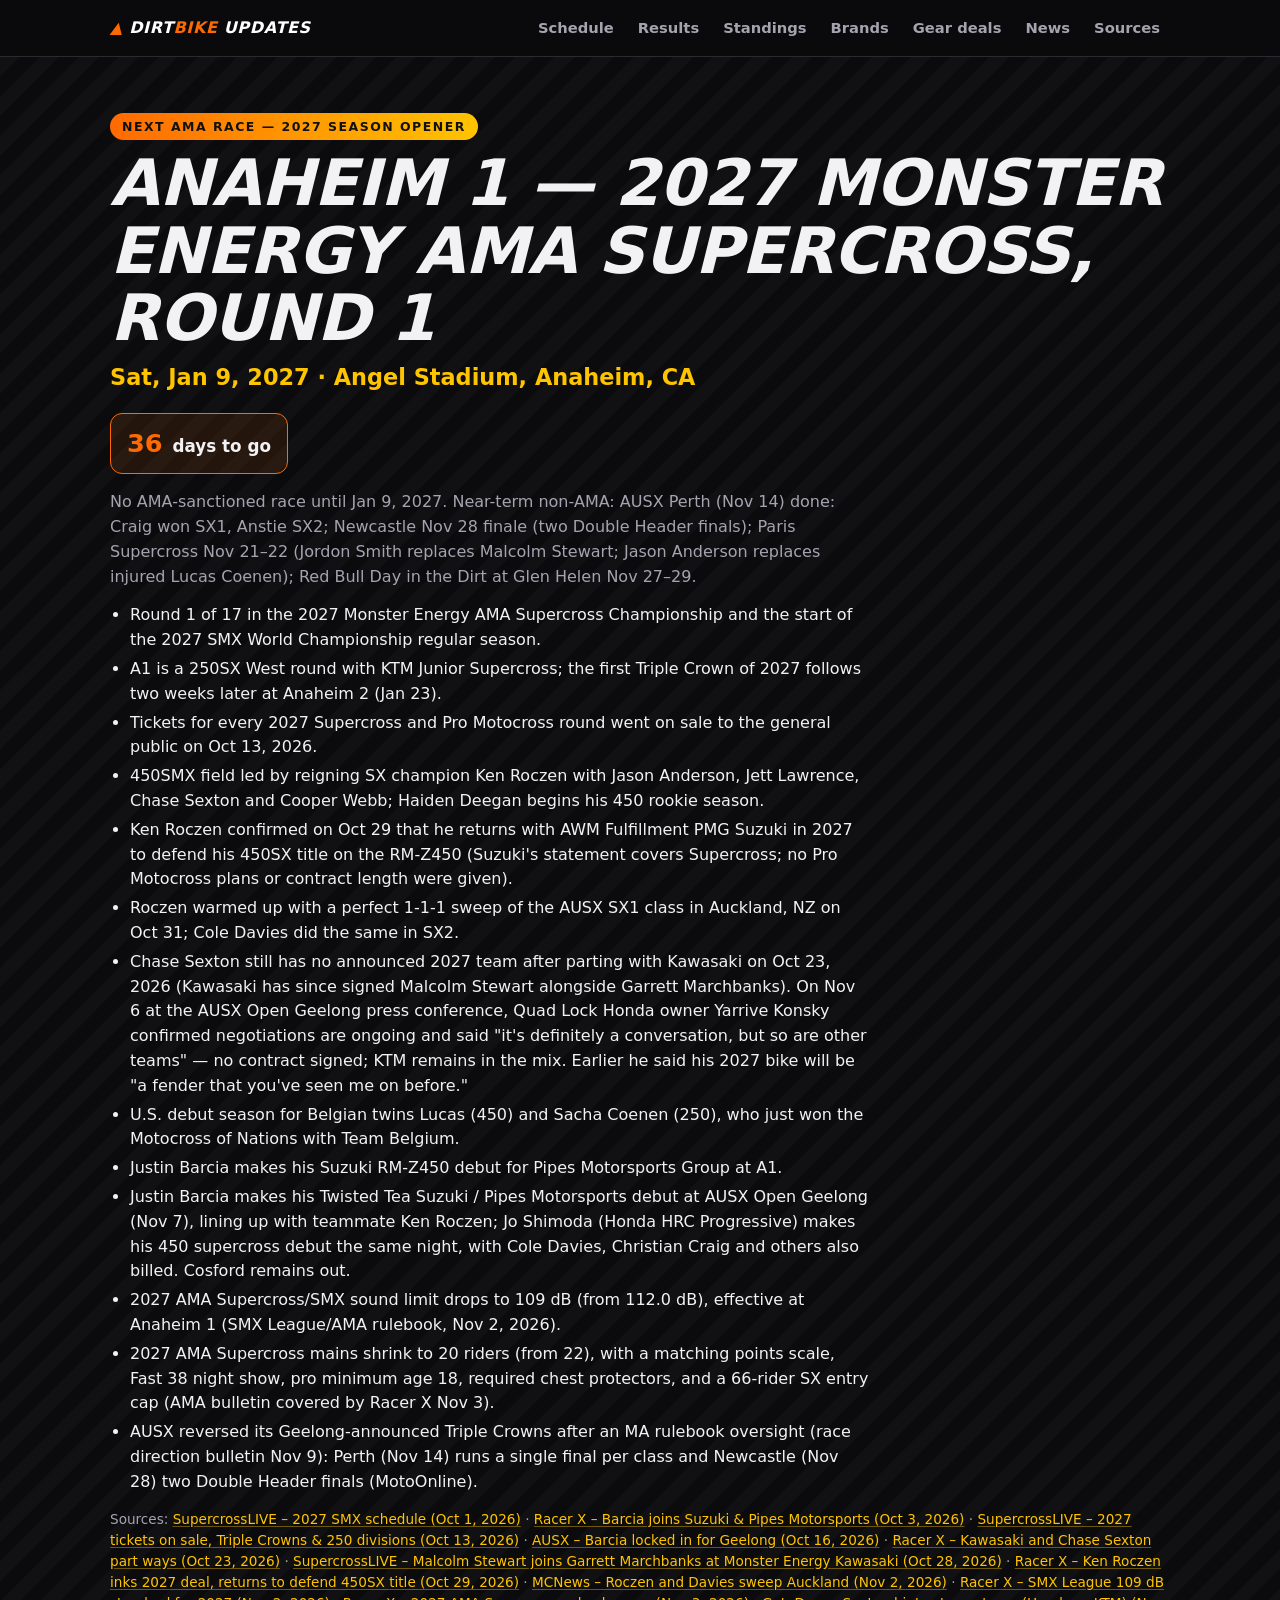
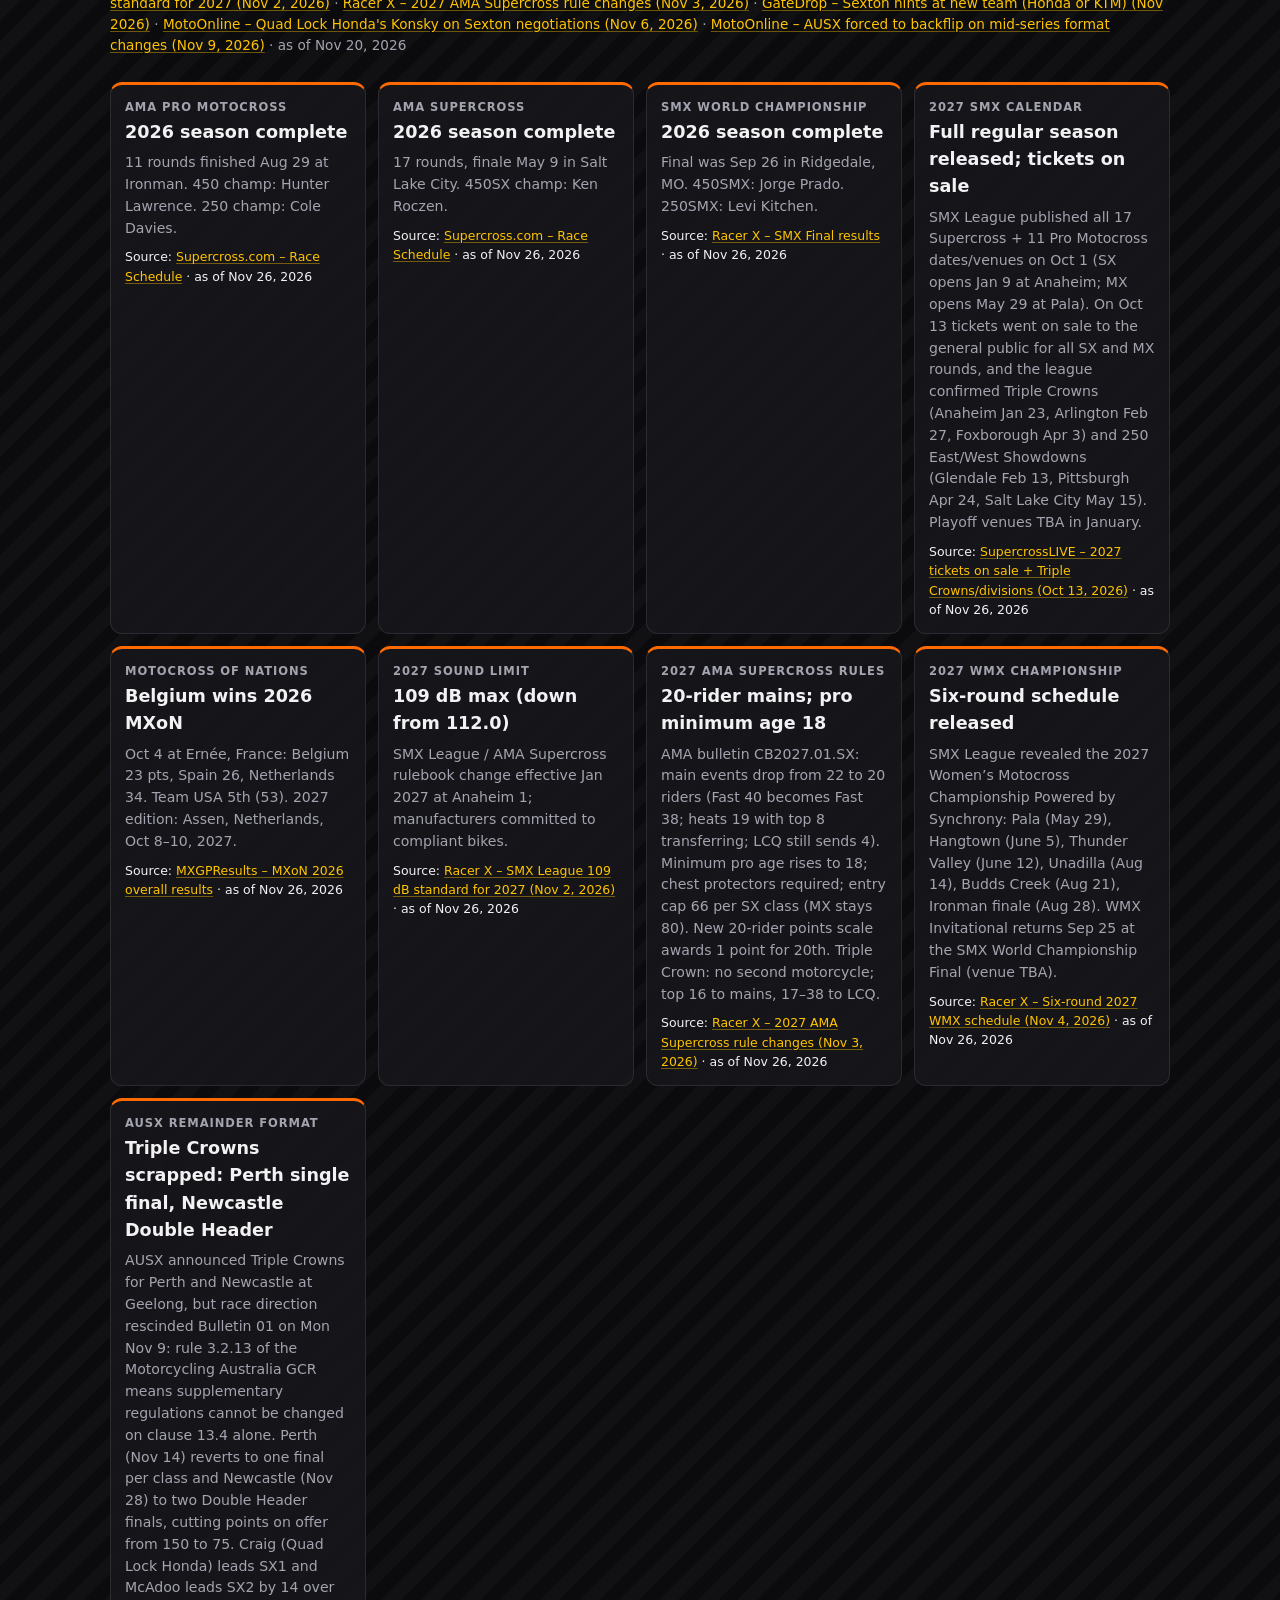
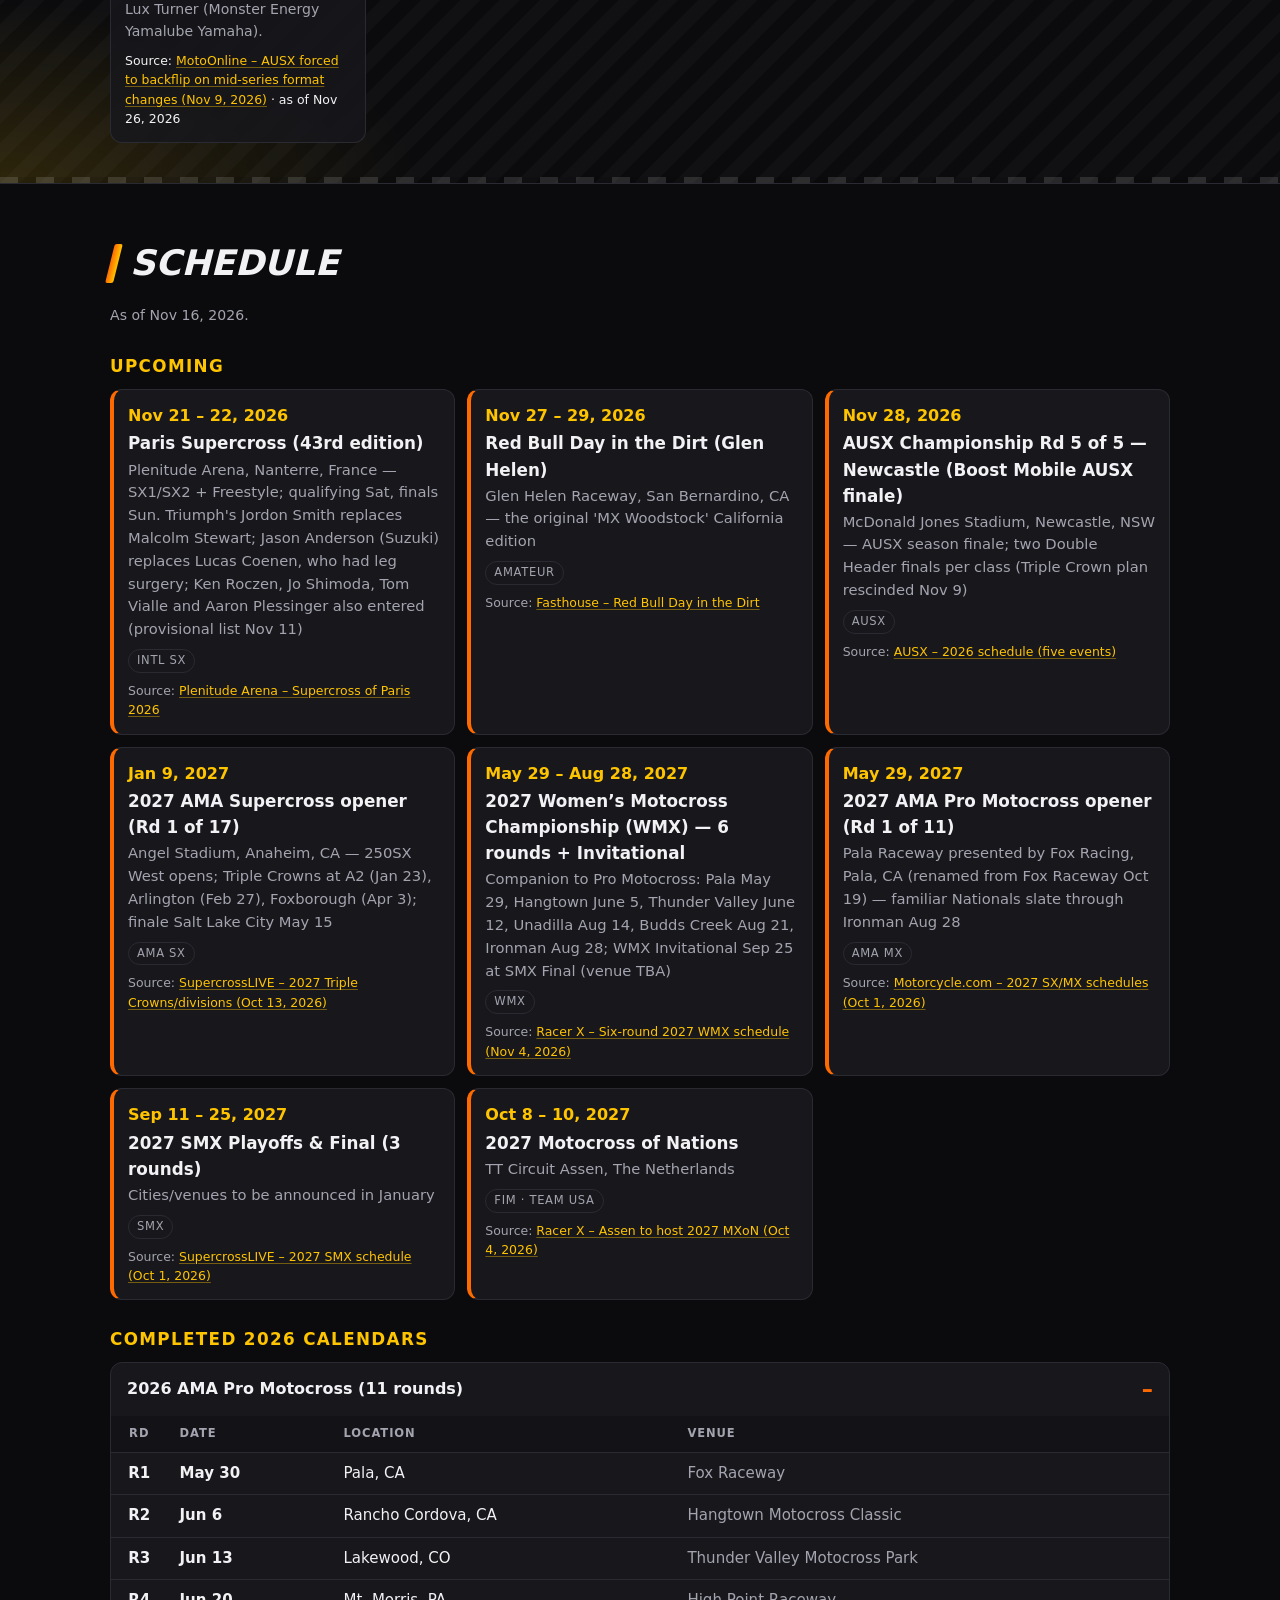
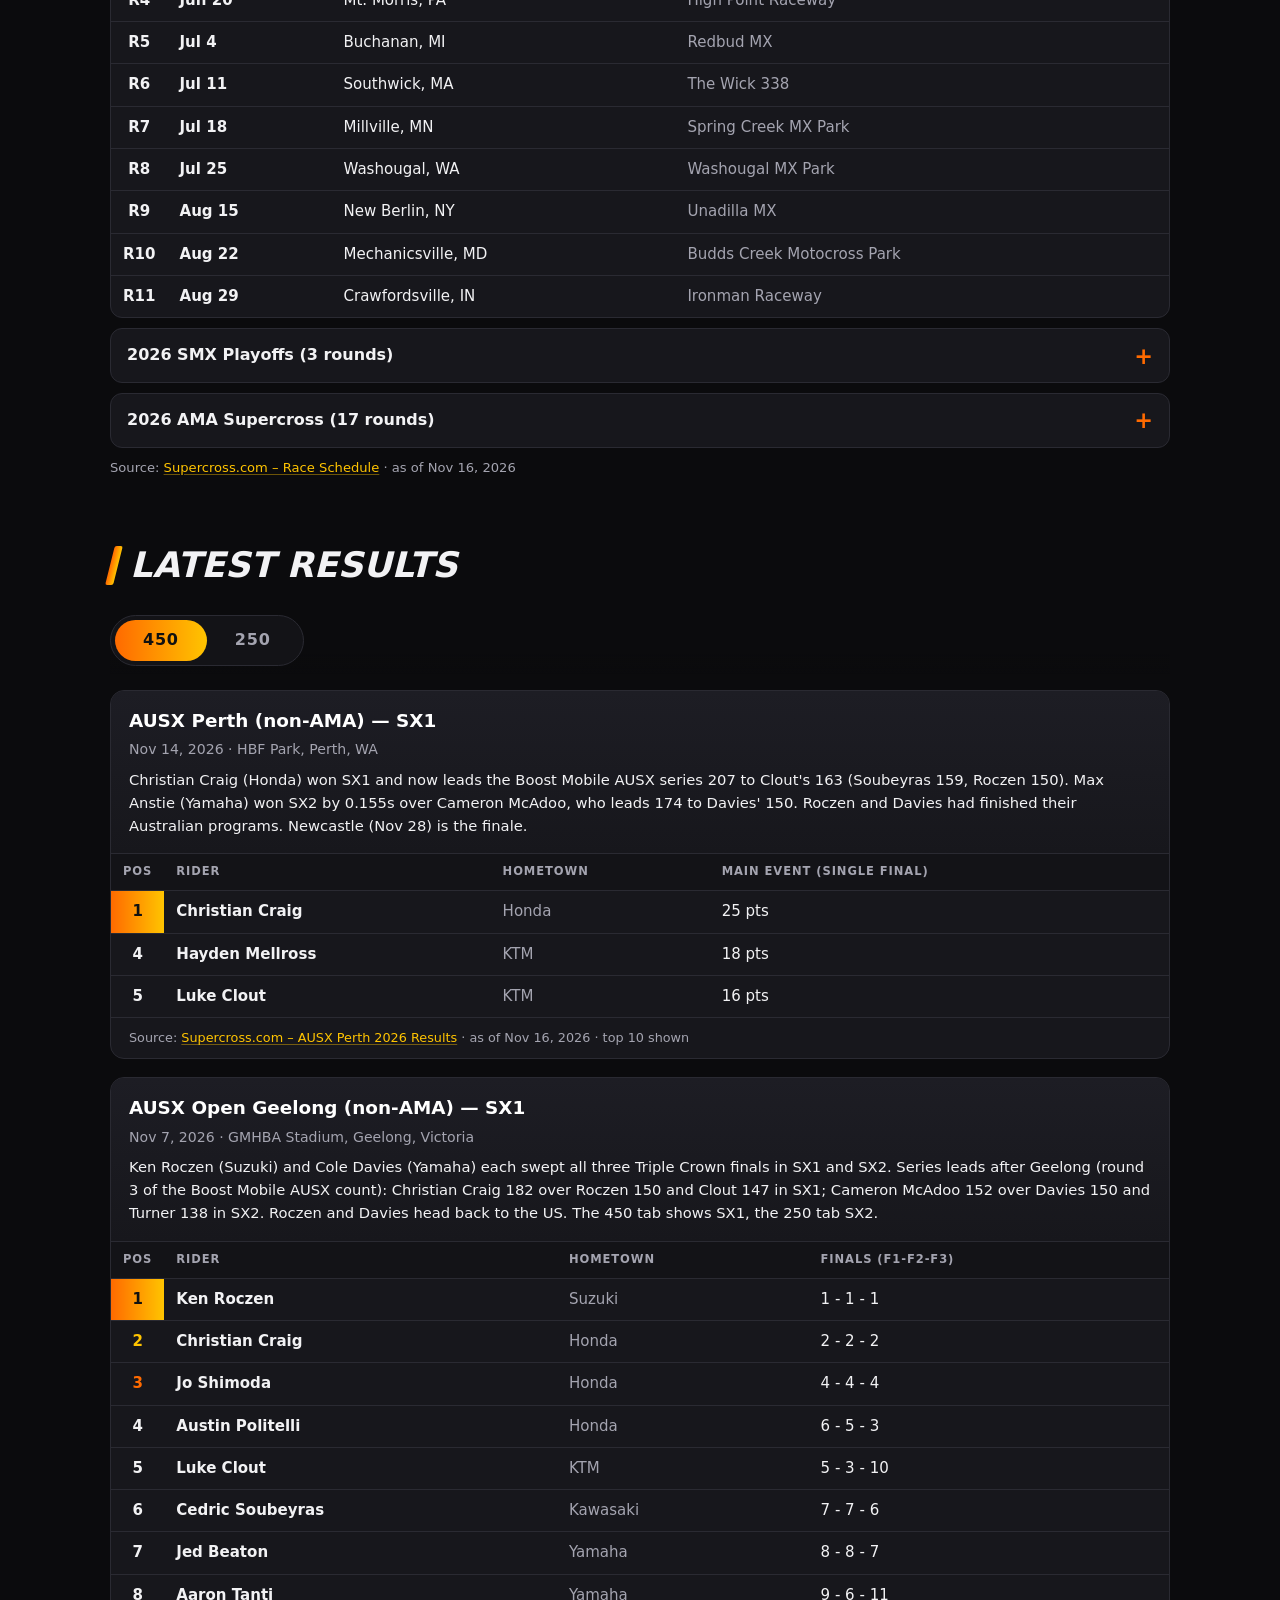
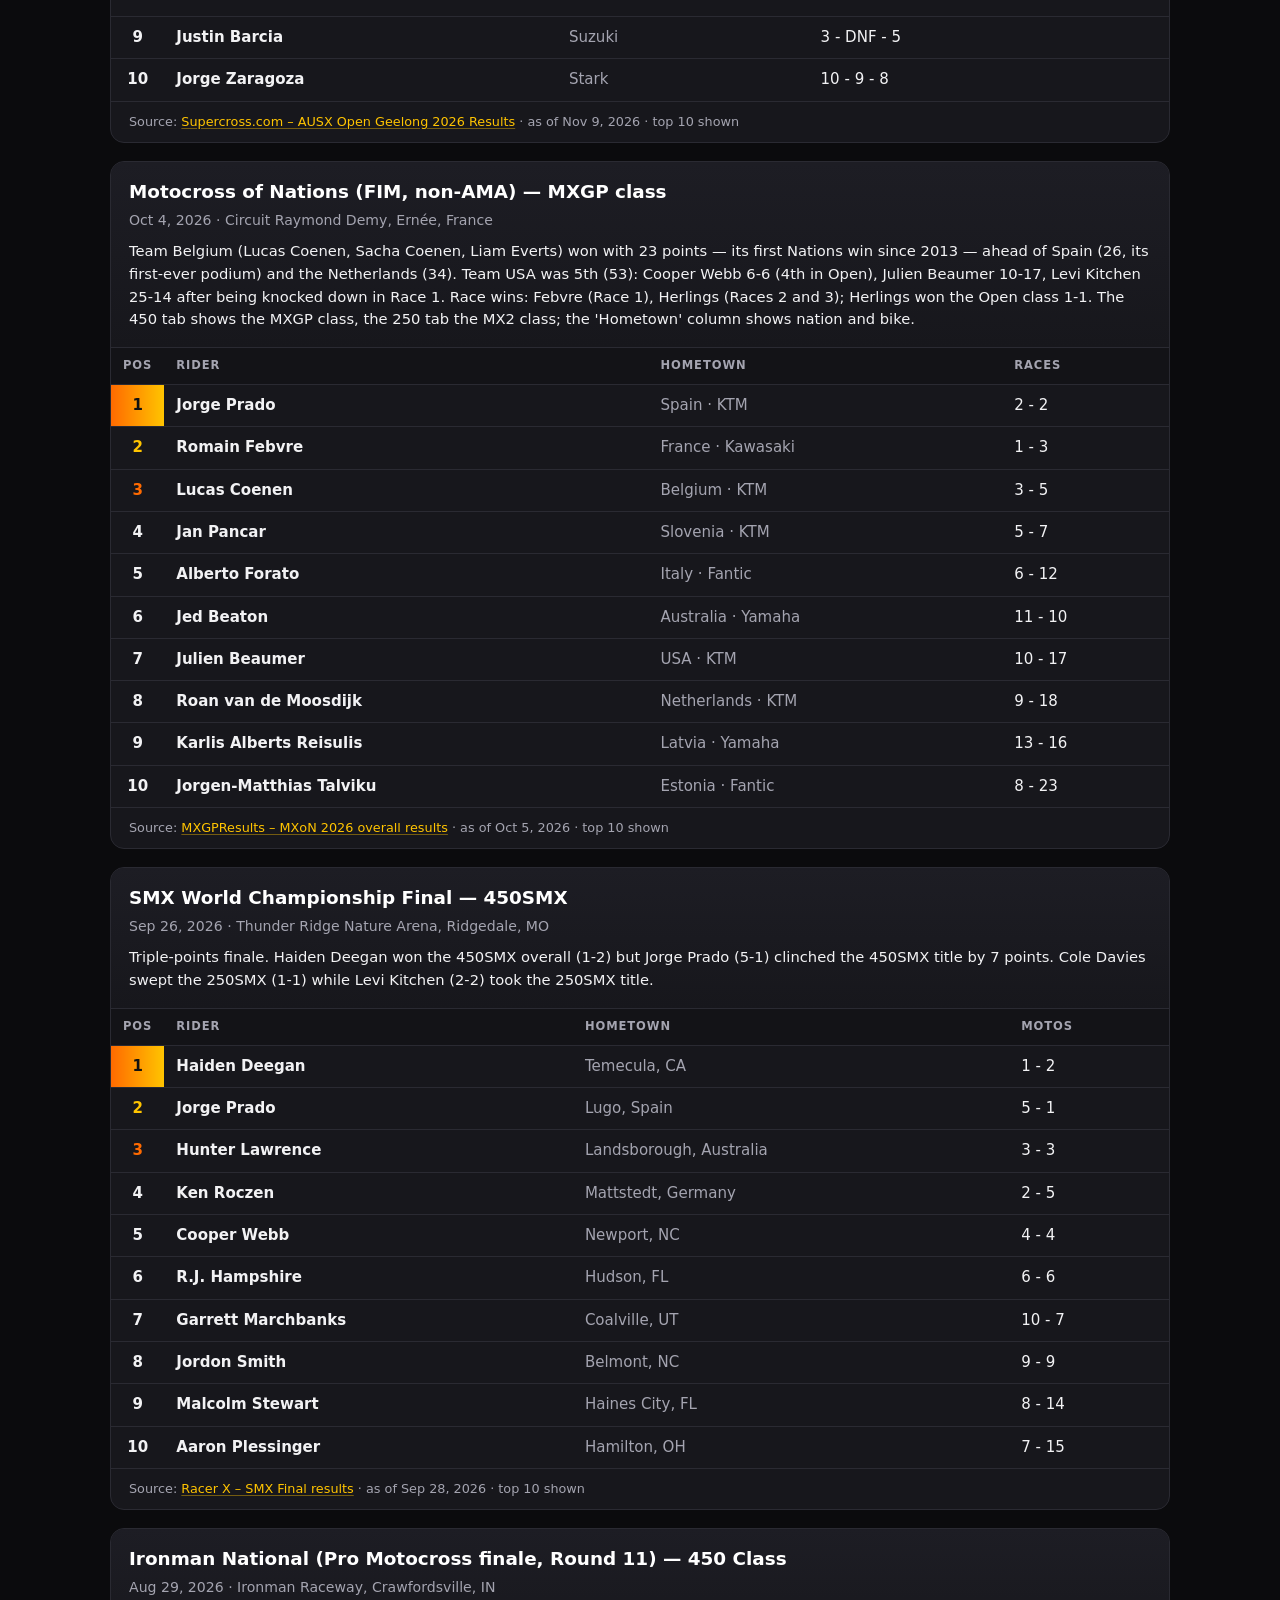
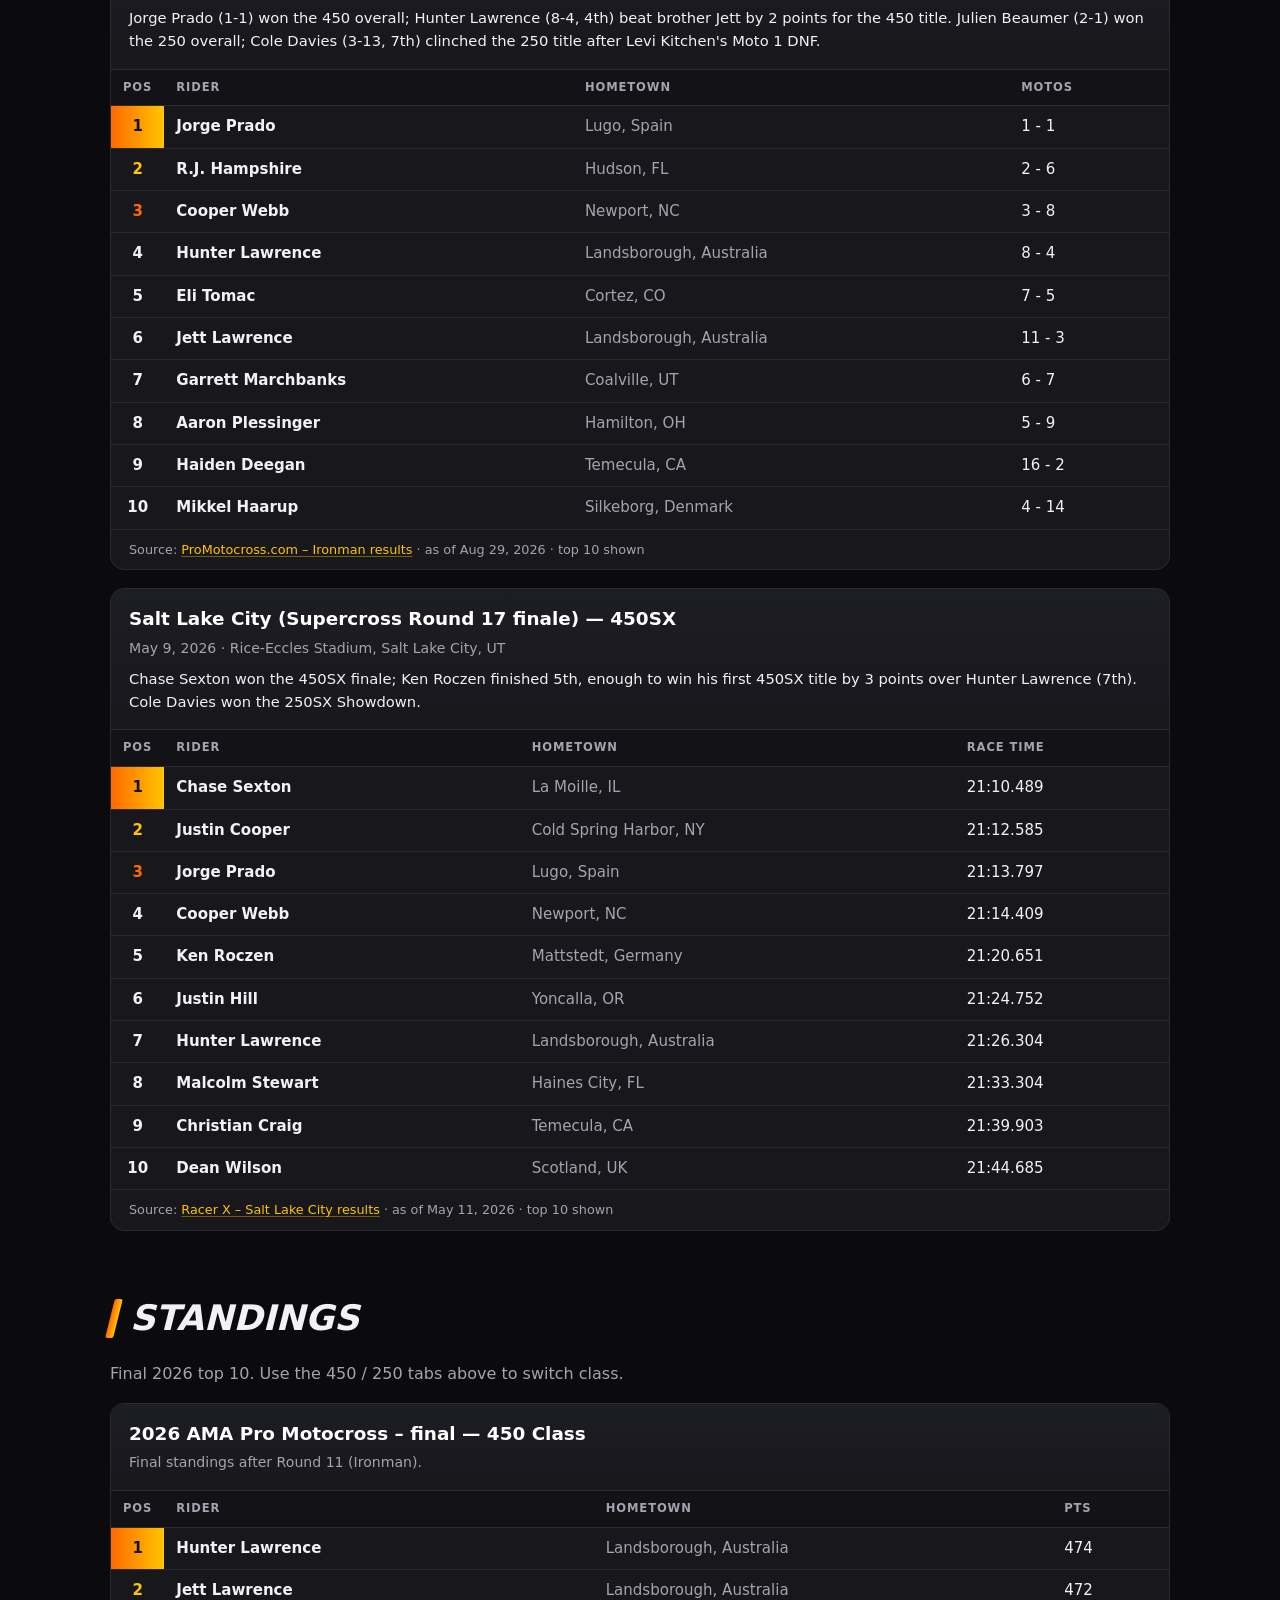
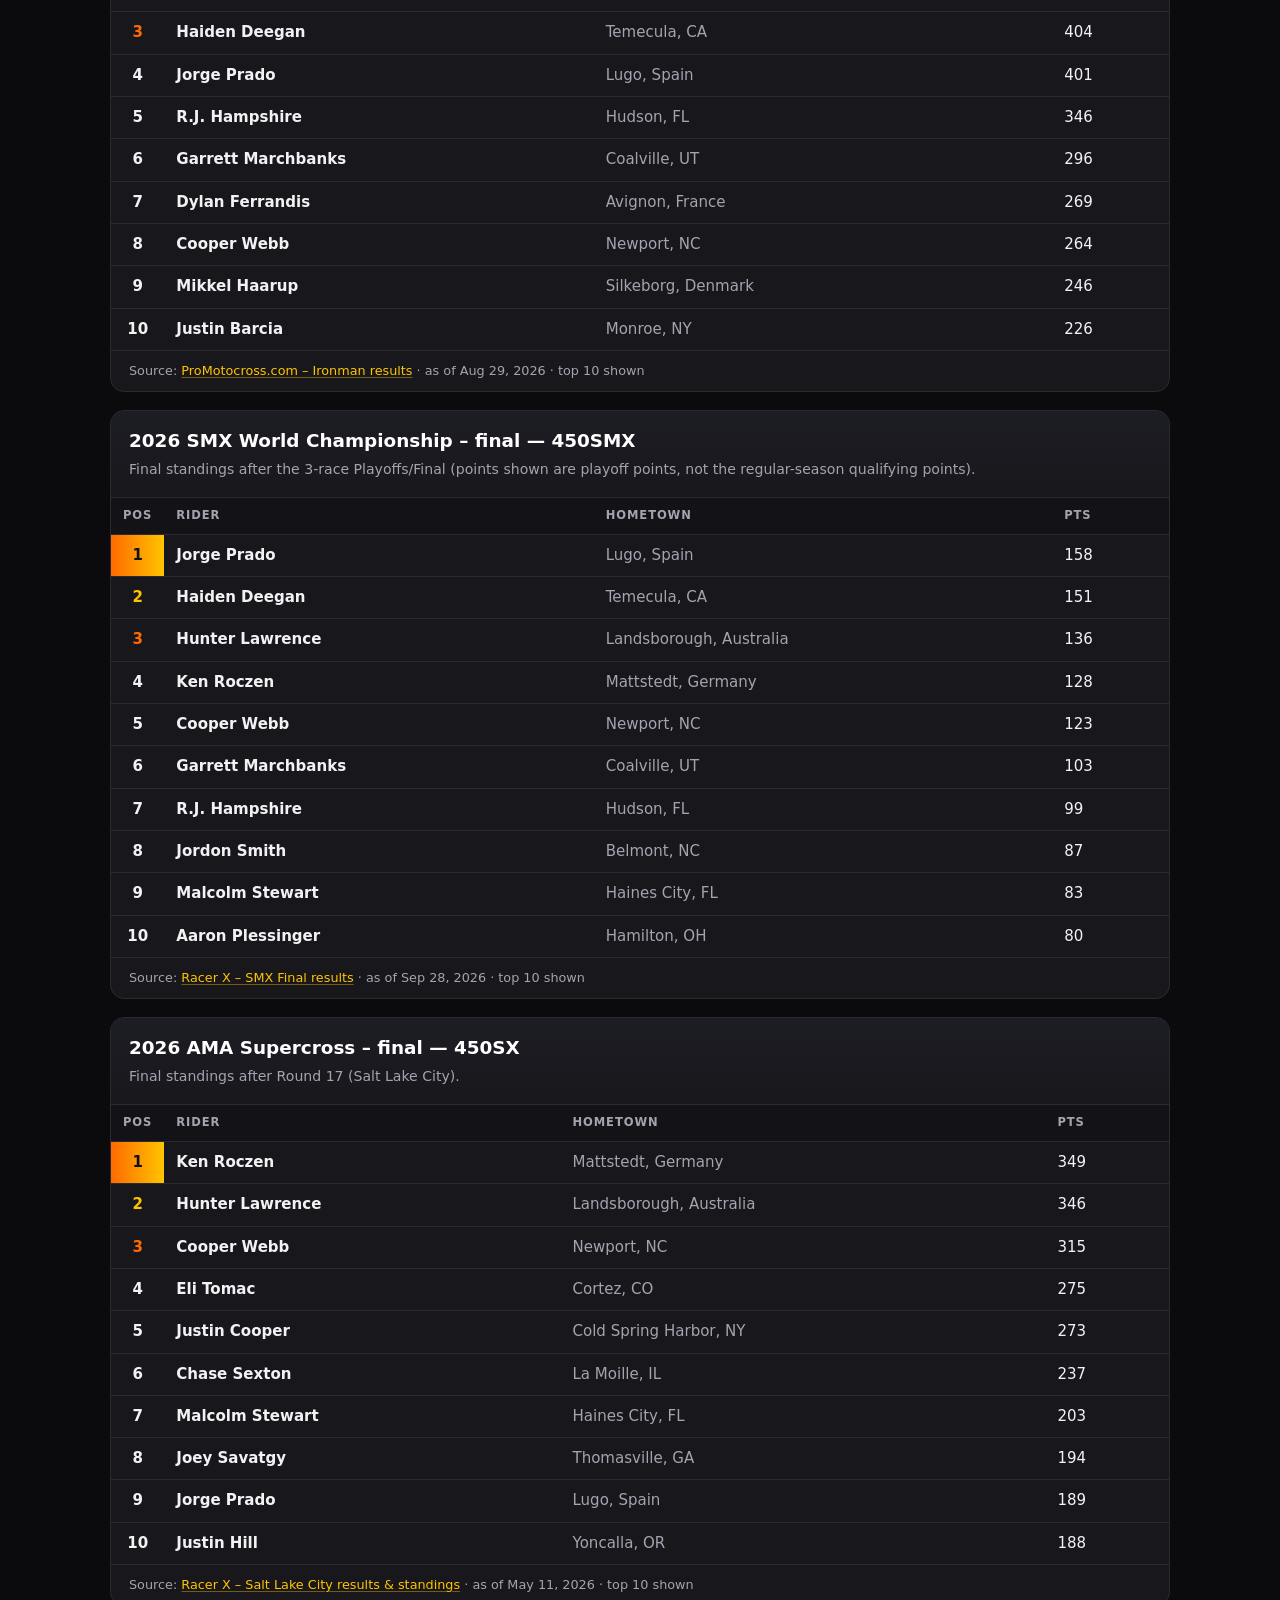
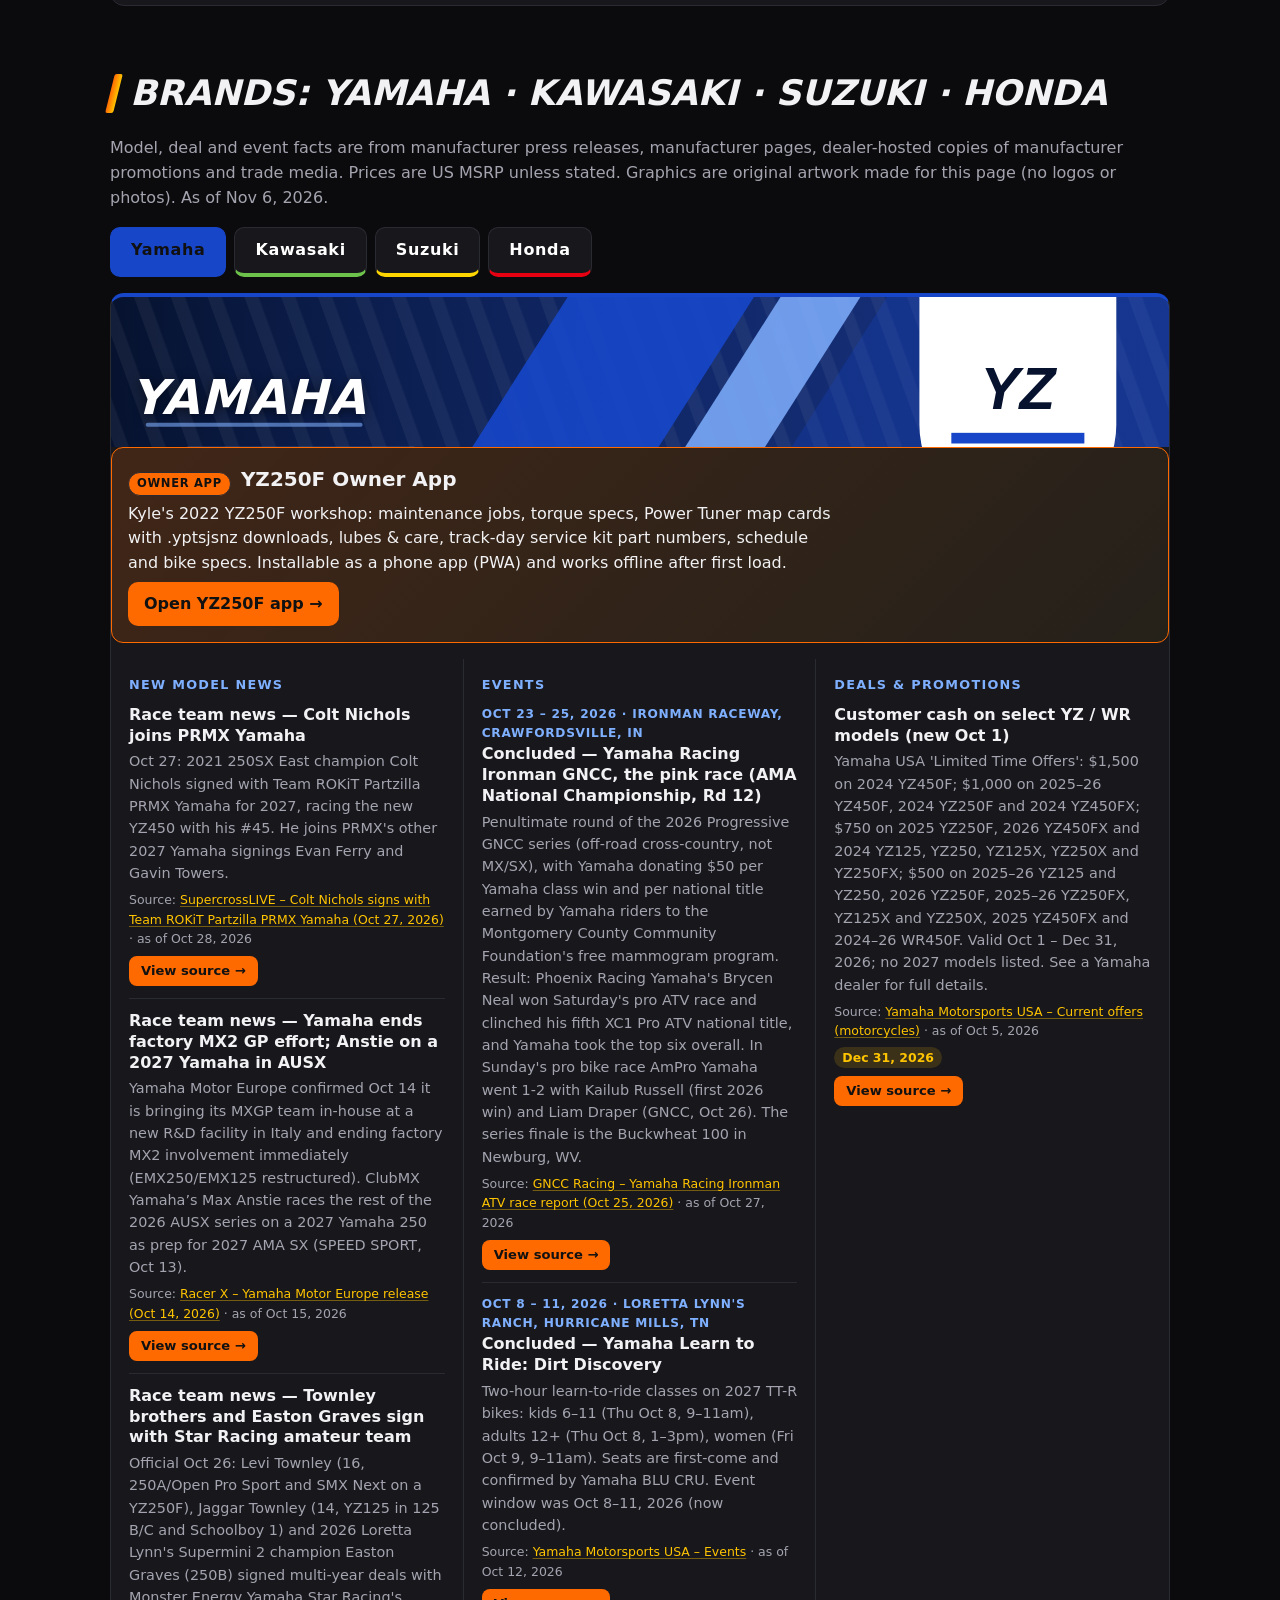
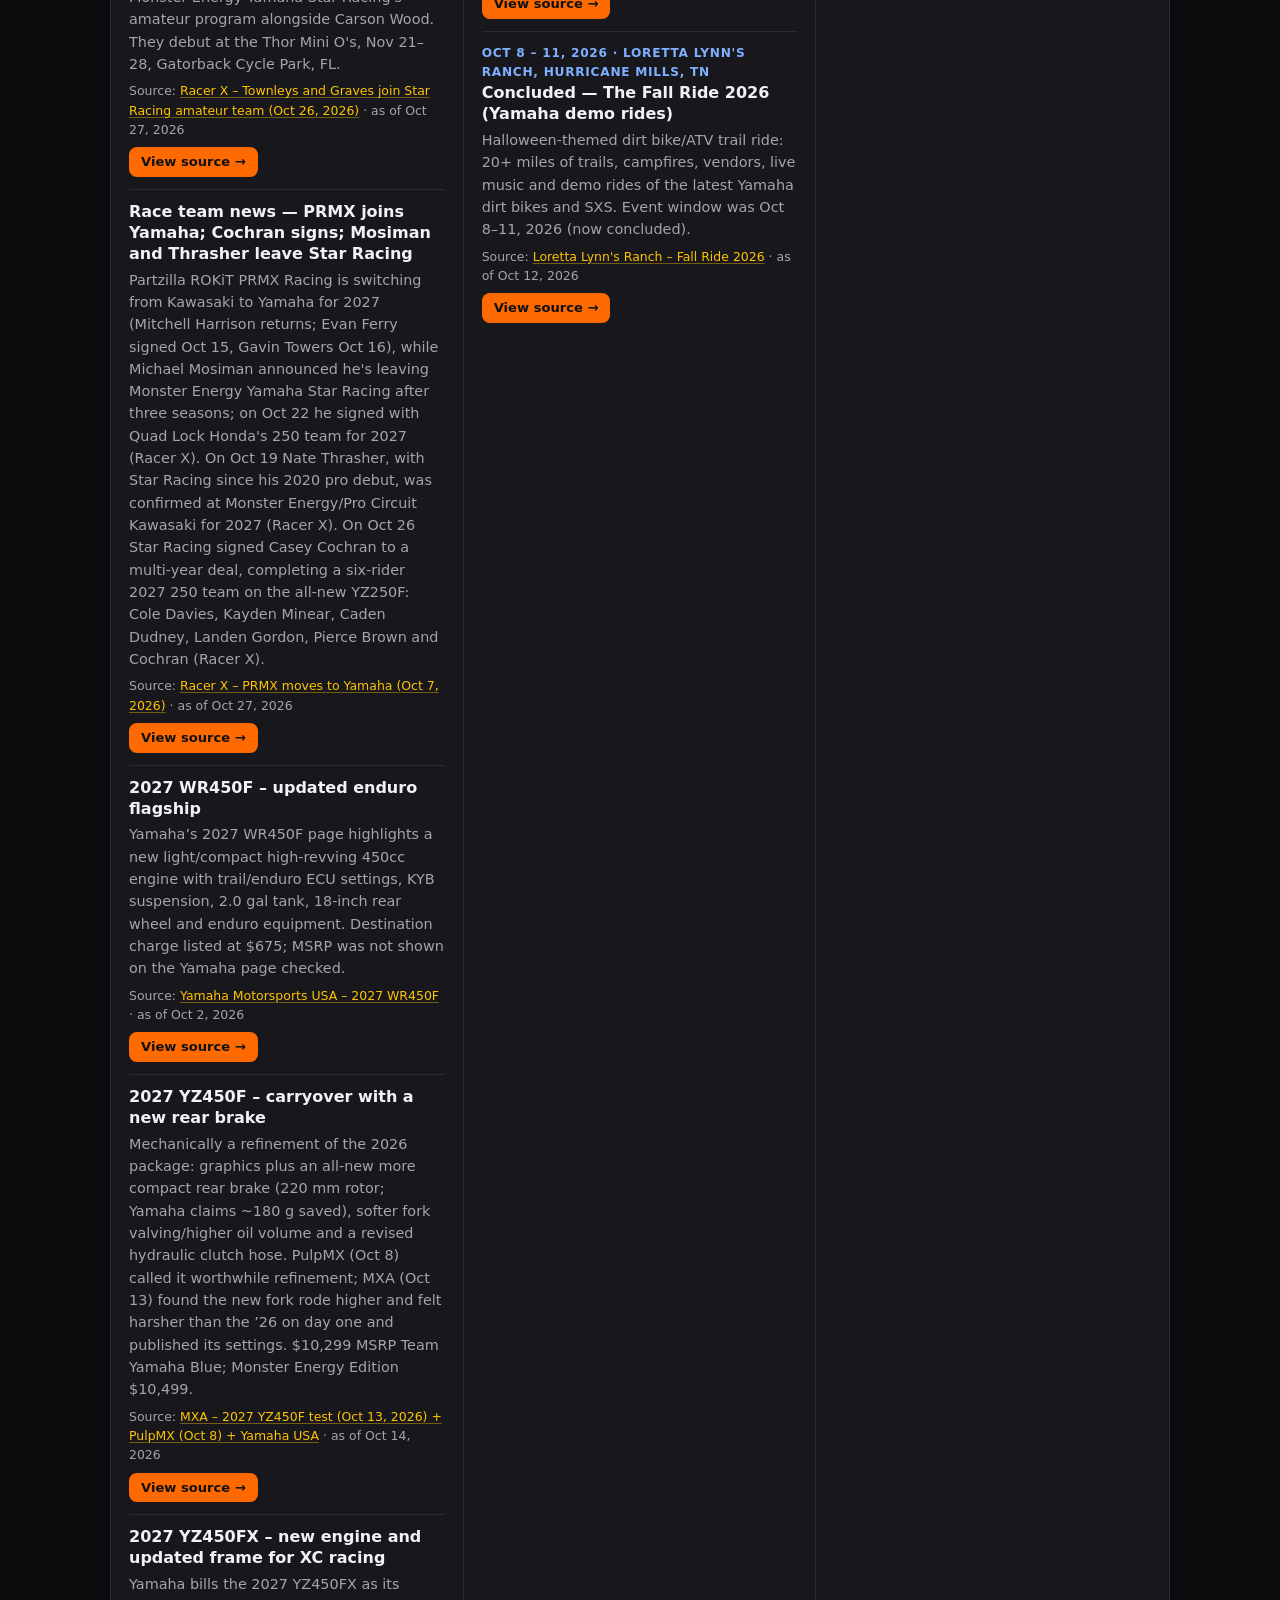
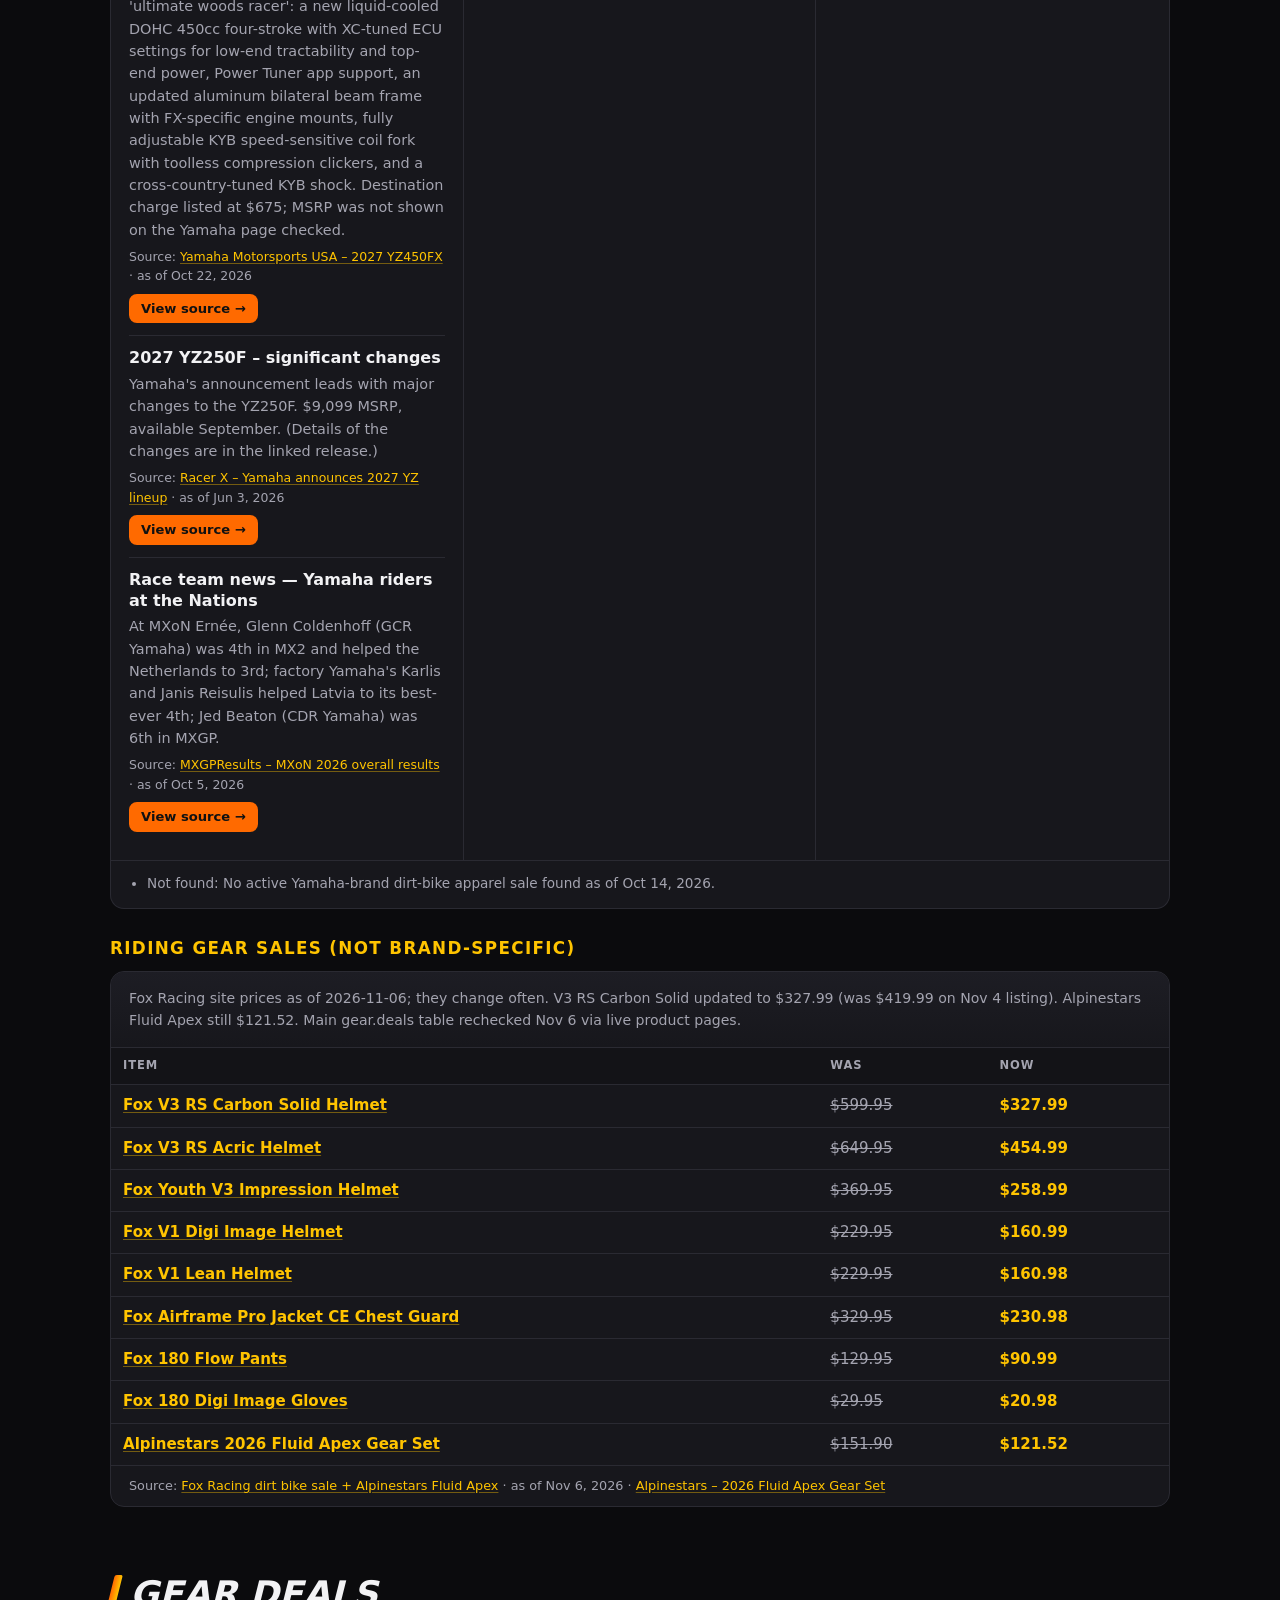
<file: index.html>
<!DOCTYPE html>
<html lang="en">
<head>
<meta charset="utf-8">
<meta name="viewport" content="width=device-width, initial-scale=1">
<title>Dirt Bike Updates – AMA Motocross, Brands &amp; Deals</title>
<meta name="description" content="AMA Pro Motocross, Supercross and SMX season status, schedule, results, standings and headlines – with sources.">
<meta name="theme-color" content="#0b0b0d">
<link rel="stylesheet" href="styles.css">
</head>
<body>
<a class="skip" href="#main">Skip to content</a>
<header class="nav">
  <div class="wrap nav-in">
    <a class="brand" href="#top"><span class="brand-mark" aria-hidden="true">▲</span> Dirt<span>Bike</span> Updates</a>
    <nav aria-label="Sections">
      <a href="#schedule">Schedule</a>
      <a href="#results">Results</a>
      <a href="#standings">Standings</a>
      <a href="#brands">Brands</a>
      <a href="#gear">Gear deals</a>
      <a href="#news">News</a>
      <a href="#sources">Sources</a>
    </nav>
  </div>
</header>

<main id="main">
  <section class="hero" id="top">
    <div class="wrap">
      <p class="kicker" id="hero-kicker"></p>
      <h1 id="hero-title">Loading…</h1>
      <p class="hero-meta" id="hero-meta"></p>
      <div class="countdown" id="hero-countdown" aria-live="polite"></div>
      <p class="hero-note" id="hero-note"></p>
      <ul class="facts" id="hero-facts"></ul>
      <p class="caveat" id="hero-caveat"></p>
      <p class="src" id="hero-src"></p>
      <div class="status" id="status" aria-label="Season status"></div>
    </div>
  </section>

  <section id="schedule" class="wrap section">
    <h2><span class="bar"></span>Schedule</h2>
    <p class="asof" id="schedule-asof"></p>
    <h3>Upcoming</h3>
    <div class="upcoming" id="upcoming"></div>
    <h3>Completed 2026 calendars</h3>
    <div id="completed"></div>
  </section>

  <section id="results" class="wrap section">
    <h2><span class="bar"></span>Latest results</h2>
    <div class="controls">
      <div class="tabs" role="tablist" aria-label="Class" id="class-tabs">
        <button role="tab" class="tab" data-class="450" aria-selected="true">450</button>
        <button role="tab" class="tab" data-class="250" aria-selected="false">250</button>
      </div>
    </div>
    <div id="results-list" class="cards"></div>
  </section>

  <section id="standings" class="wrap section">
    <h2><span class="bar"></span>Standings</h2>
    <p class="muted">Final 2026 top 10. Use the 450 / 250 tabs above to switch class.</p>
    <div id="standings-list" class="cards"></div>
  </section>

  <section id="brands" class="wrap section">
    <h2><span class="bar"></span>Brands: Yamaha · Kawasaki · Suzuki · Honda</h2>
    <p class="muted" id="brands-note"></p>
    <div class="brand-tabs" role="tablist" aria-label="Brand" id="brand-tabs"></div>
    <div id="brand-panel"></div>
    <h3 id="gear-title">Gear deals</h3>
    <div id="gear-deals"></div>
  </section>

  <section id="gear" class="wrap section">
    <h2><span class="bar"></span>Gear deals</h2>
    <p class="muted" id="gear-note"></p>
    <p class="asof" id="gear-asof"></p>
    <div class="gear-filters" role="group" aria-label="Filter gear deals by category" id="gear-filters"></div>
    <p class="muted small" id="gear-count" aria-live="polite"></p>
    <div class="gear-grid" id="gear-grid"></div>
    <p class="muted small" id="gear-sources"></p>
    <ul class="notfound" id="gear-notfound"></ul>
  </section>

  <section id="news" class="wrap section">
    <h2><span class="bar"></span>Headlines</h2>
    <div id="news-list" class="news"></div>
  </section>

  <section class="wrap section">
    <h2><span class="bar"></span>Couldn’t find</h2>
    <p class="muted">Nothing is guessed on this page. These items were searched for but not found as of the date above.</p>
    <ul class="notfound" id="notfound"></ul>
  </section>
</main>

<footer id="sources" class="footer">
  <div class="wrap">
    <h2>Sources</h2>
    <ul class="srclist" id="sources-list"></ul>
    <p class="muted small">Data compiled <span id="generated"></span>. Unofficial fan page — not affiliated with the AMA, MX Sports Pro Racing or any team. Always check the linked source for the latest.</p>
  </div>
</footer>

<script src="app.js"></script>
</body>
</html>
</file>
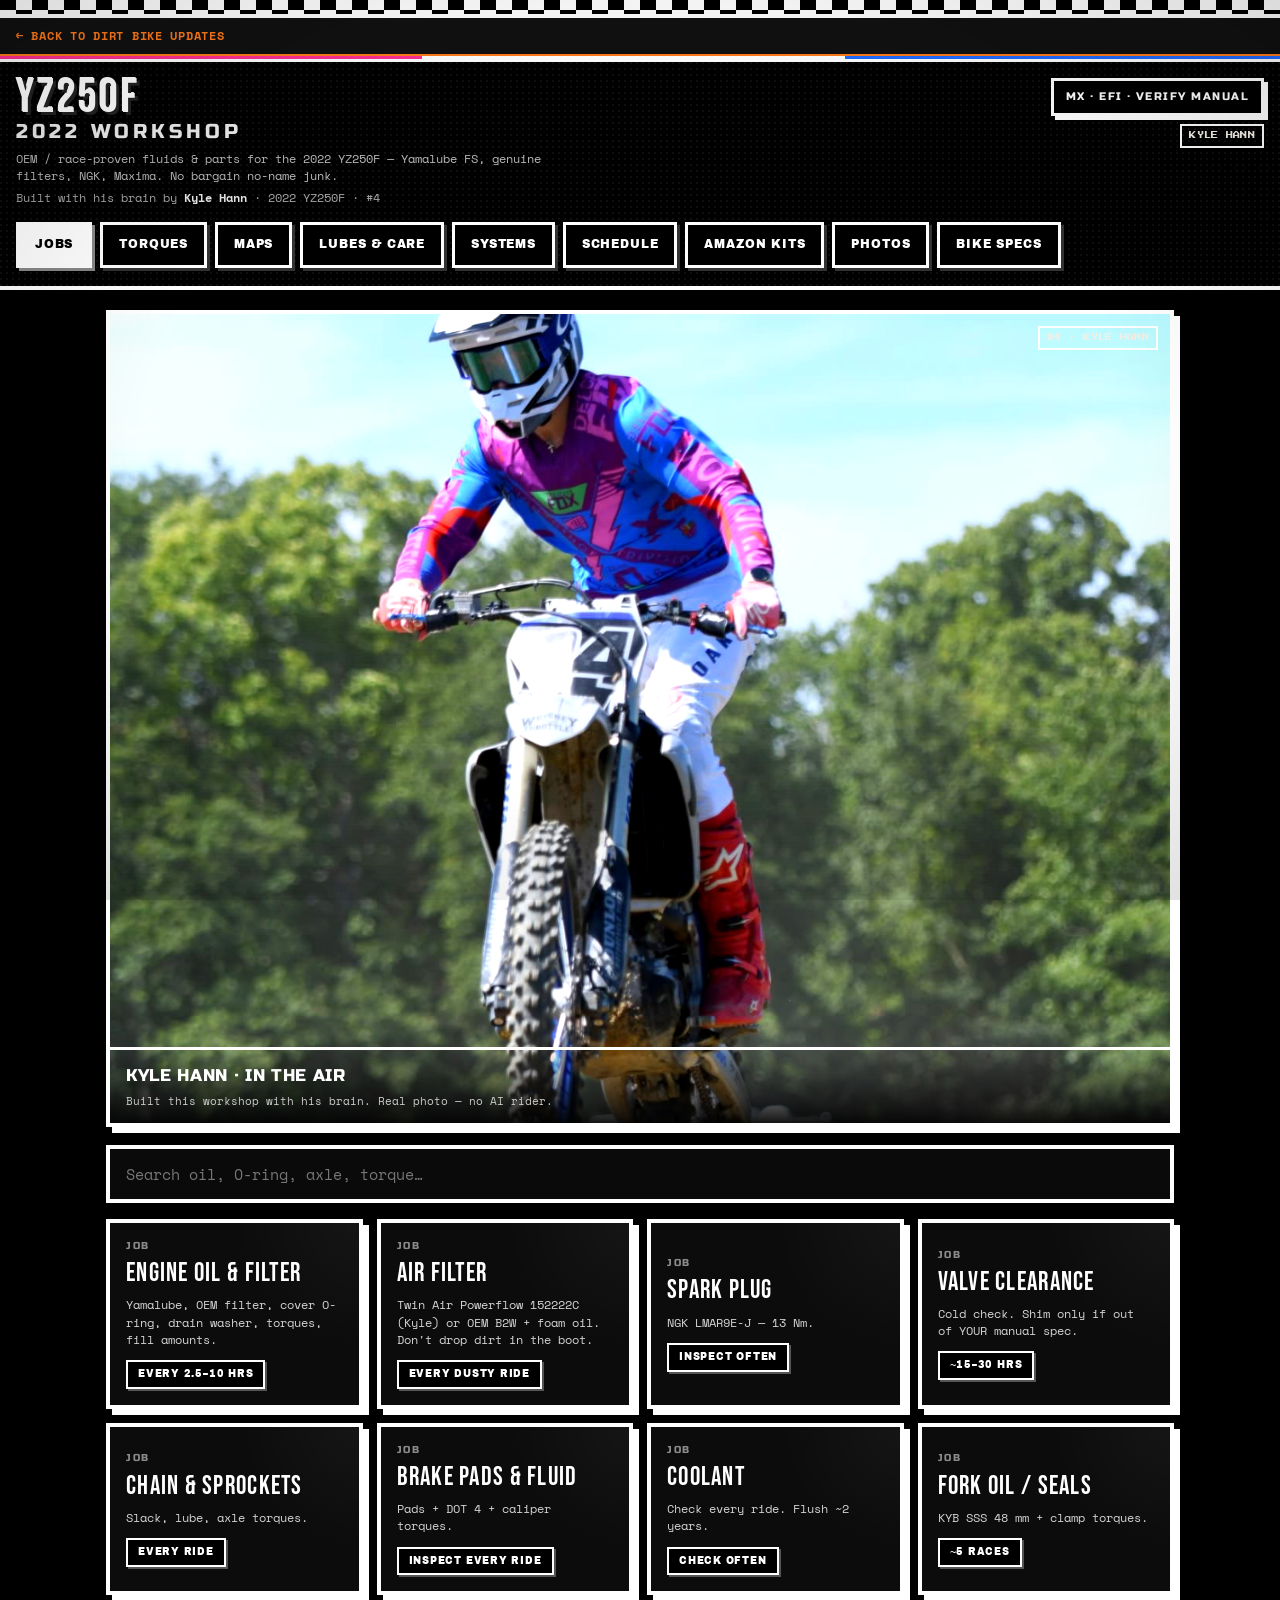
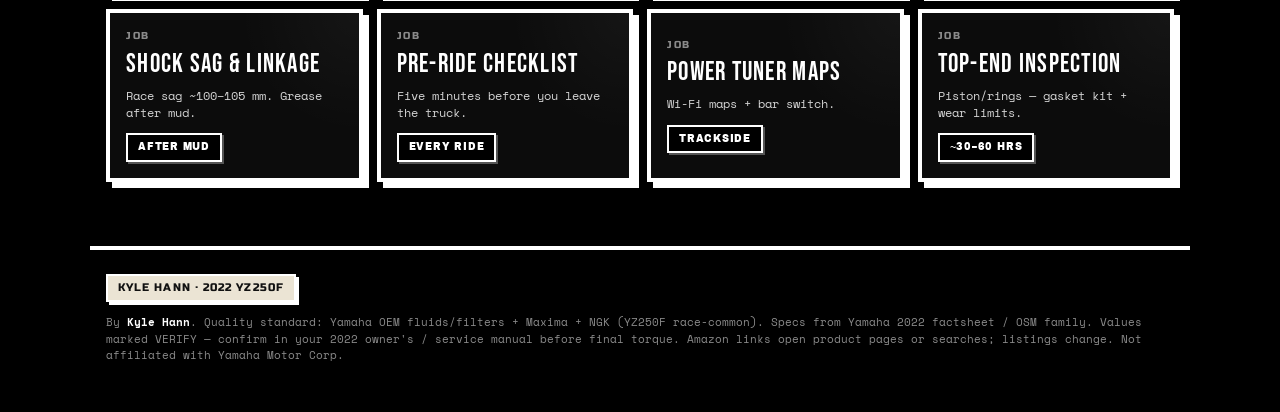
<file: yz250f/index.html>
<!DOCTYPE html>
<html lang="en">
<head>
<meta charset="UTF-8" />
<meta name="viewport" content="width=device-width, initial-scale=1, viewport-fit=cover" />
<meta name="apple-mobile-web-app-capable" content="yes" />
<meta name="apple-mobile-web-app-status-bar-style" content="black" />
<meta name="apple-mobile-web-app-title" content="YZ250F" />
<meta name="mobile-web-app-capable" content="yes" />
<meta name="theme-color" content="#000000" />
<link rel="manifest" href="manifest.webmanifest" />
<link rel="icon" href="pwa/icons/icon-192.png" />
<link rel="stylesheet" href="maps/copy-grid.css" />
<title>YZ250F WORKSHOP — 2022 · Kyle Hann</title>
<link rel="preconnect" href="https://fonts.googleapis.com" />
<link rel="preconnect" href="https://fonts.gstatic.com" crossorigin />
<link href="https://fonts.googleapis.com/css2?family=Archivo+Black&family=Bebas+Neue&family=Press+Start+2P&family=Russo+One&family=Space+Mono:wght@400;700&display=swap" rel="stylesheet" />
<style>
:root{
  --bg:#000;--paper:#f3efe6;--cream:#ebe4d4;--ink:#0a0a0a;--mute:#8a8a8a;
  --mute2:#b8b8b8;--line:#fff;--line2:#2a2a2a;--accent:#fff;--hot:#fff;
  --card:#0c0c0c;--card2:#141414;--ok:#e8e8e8;
  --outline:4px;--stamp:6px 6px 0 #fff;--stamp-sm:4px 4px 0 #fff;
}
*{box-sizing:border-box}
.site-back{display:block;background:#111;color:#ff7a1a;font:700 .8rem/1 "Space Mono",ui-monospace,monospace;letter-spacing:.06em;text-transform:uppercase;text-decoration:none;padding:12px 16px;border-bottom:2px solid #ff7a1a}
.site-back:hover,.site-back:focus{background:#ff7a1a;color:#000}

html,body{margin:0;min-height:100%;background:var(--bg);color:var(--paper);
  font-family:"Space Mono",ui-monospace,monospace;font-size:15px;line-height:1.5;
  -webkit-font-smoothing:antialiased;text-rendering:optimizeLegibility}
h1,h2,h3,.display{font-family:"Bebas Neue",Impact,sans-serif;letter-spacing:.05em;font-weight:400}
.stamp{font-family:"Archivo Black",sans-serif;text-transform:uppercase;letter-spacing:.08em}
.badge{font-family:"Press Start 2P",monospace;font-size:.48rem;letter-spacing:.04em;text-transform:uppercase;
  border:2px solid #fff;padding:5px 7px;display:inline-block;line-height:1.4}
.mx-display{font-family:"Russo One",Impact,sans-serif;letter-spacing:.04em;text-transform:uppercase}
button,a,.chip,.tab,.card{font:inherit}
a{color:var(--paper);text-decoration:underline;text-underline-offset:3px}
a:hover{opacity:.85}
button:focus-visible,.tab:focus-visible,.chip:focus-visible,.card:focus-visible,.search:focus-visible{
  outline:3px solid #fff;outline-offset:3px}

/* stronger dual-row checker */
.race-stripe{
  height:18px;border-bottom:4px solid #fff;
  background:
    repeating-linear-gradient(90deg,#000 0 16px,#fff 16px 32px) 0 0/100% 10px no-repeat,
    repeating-linear-gradient(90deg,#fff 0 16px,#000 16px 32px) 0 10px/100% 8px no-repeat;
  background-color:#000
}

/* subtle VHS/scanline overlay — low opacity, not muddy */
body::before{
  content:"";pointer-events:none;position:fixed;inset:0;z-index:9999;
  background:repeating-linear-gradient(0deg,transparent 0 3px,rgba(255,255,255,.018) 3px 4px);
  mix-blend-mode:soft-light;opacity:.55
}
body::after{
  content:"";pointer-events:none;position:fixed;inset:0;z-index:9998;
  background:radial-gradient(ellipse at center,transparent 55%,rgba(0,0,0,.35) 100%);
  opacity:.4
}

header{position:sticky;top:0;z-index:40;background:#000;border-bottom:4px solid #fff;
  padding:16px 16px 12px;
  background-image:radial-gradient(circle at 1px 1px,rgba(255,255,255,.06) 1px,transparent 0);
  background-size:6px 6px}
.brand{display:flex;justify-content:space-between;gap:14px;flex-wrap:wrap;align-items:flex-start}
.brand h1{margin:0;font-size:clamp(2.1rem,6vw,3.1rem);line-height:0.88;color:#fff;
  text-shadow:3px 3px 0 #222,-1px -1px 0 #fff}
.brand h1 span{display:block;font-size:.42em;letter-spacing:.2em;opacity:.92;
  font-family:"Russo One",Impact,sans-serif;margin-top:4px;text-shadow:none}
.sub{margin:10px 0 0;color:var(--mute2);font-size:.8rem;max-width:38rem;line-height:1.45}
.sub strong{color:#fff;font-weight:700}
.pill{border:3px solid #fff;padding:8px 12px;font-size:.7rem;text-transform:uppercase;
  letter-spacing:.14em;color:#fff;font-family:"Russo One",sans-serif;
  box-shadow:var(--stamp-sm);background:#000;align-self:flex-start}

.tabs{display:flex;gap:8px;margin-top:16px;overflow-x:auto;padding-bottom:6px;-webkit-overflow-scrolling:touch}
.tab{border:3px solid #fff;background:#000;color:#fff;padding:11px 16px;cursor:pointer;
  font-family:"Archivo Black",sans-serif;font-size:.78rem;letter-spacing:.07em;text-transform:uppercase;
  white-space:nowrap;min-height:44px;box-shadow:3px 3px 0 #333;transition:background .1s,color .1s,box-shadow .1s}
.tab.on{background:#fff;color:#000;box-shadow:3px 3px 0 #888}
.tab:hover:not(.on){background:#1a1a1a;box-shadow:4px 4px 0 #fff}

main{max-width:1100px;margin:0 auto;padding:20px 16px 64px}
.search{width:100%;margin:0 0 16px;padding:14px 16px;border:4px solid #fff;background:#0a0a0a;color:#fff;
  font-family:"Space Mono",monospace;font-size:1rem;outline:none;min-height:48px}
.search:focus{box-shadow:5px 5px 0 #fff}
.search::placeholder{color:#777}

.grid{display:grid;grid-template-columns:repeat(auto-fill,minmax(250px,1fr));gap:14px}
.card{text-align:left;cursor:pointer;background:var(--card);border:4px solid #fff;color:#fff;padding:16px;
  box-shadow:var(--stamp);transition:transform .12s,box-shadow .12s;min-height:44px;
  background-image:radial-gradient(circle at 100% 0,rgba(255,255,255,.04),transparent 40%)}
.card:hover{transform:translate(-2px,-2px);box-shadow:8px 8px 0 #fff}
.card:active{transform:translate(1px,1px);box-shadow:3px 3px 0 #fff}
.kicker{font-size:.68rem;letter-spacing:.16em;text-transform:uppercase;color:var(--mute);margin:0 0 8px;
  font-family:"Russo One",sans-serif}
.card h3{margin:0 0 10px;font-size:1.7rem;line-height:.95}
.card p{margin:0;color:#d4d4d4;font-size:.82rem;line-height:1.4}
.tag{display:inline-block;margin-top:12px;border:2px solid #fff;padding:5px 10px;font-size:.65rem;
  font-family:"Archivo Black",sans-serif;letter-spacing:.08em;text-transform:uppercase;
  background:#000;box-shadow:2px 2px 0 #555}

.back{border:0;background:0;color:#fff;cursor:pointer;font-family:"Archivo Black",sans-serif;
  letter-spacing:.08em;text-transform:uppercase;padding:8px 0;margin:0 0 14px;font-size:.9rem;min-height:44px}
.panel{background:var(--card);border:4px solid #fff;padding:18px;margin-bottom:14px;box-shadow:var(--stamp);
  background-image:radial-gradient(circle at 0 100%,rgba(255,255,255,.03),transparent 45%)}
.panel h2{margin:0 0 8px;font-size:clamp(1.85rem,4vw,2.35rem);line-height:.92}
.lead{margin:0 0 14px;color:#d0d0d0;font-size:.9rem;line-height:1.45}
.note{border:3px solid #fff;border-left:10px solid #fff;background:#141414;padding:12px 14px;margin:12px 0;
  font-size:.84rem;color:#ececec;line-height:1.45;
  box-shadow:inset 0 0 0 1px rgba(255,255,255,.08)}
.note.ok{background:#1a1a1a;color:#f0f0f0}
.meta{display:flex;flex-wrap:wrap;gap:8px;margin:12px 0}
.chip{border:3px solid #fff;background:#000;color:#fff;padding:10px 14px;cursor:pointer;
  font-family:"Archivo Black",sans-serif;font-size:.72rem;letter-spacing:.06em;text-transform:uppercase;
  min-height:44px;box-shadow:3px 3px 0 #333}
.chip:hover{background:#fff;color:#000;box-shadow:3px 3px 0 #888}

.section{margin-top:22px}
.section h3{margin:0 0 12px;font-size:1.65rem;border-bottom:4px solid #fff;display:inline-block;padding-bottom:3px;
  letter-spacing:.06em}
table{width:100%;border-collapse:collapse;font-size:.84rem}
th,td{text-align:left;padding:11px 10px;border-bottom:1px solid #3a3a3a;vertical-align:top}
th{font-family:"Archivo Black",sans-serif;font-size:.66rem;letter-spacing:.12em;text-transform:uppercase;
  color:var(--mute);border-bottom:2px solid #fff;background:#0a0a0a}
tbody tr:nth-child(even){background:rgba(255,255,255,.03)}
tbody tr:hover{background:rgba(255,255,255,.07)}
td strong{color:#fff;font-size:1.02em}
.pn{font-family:"Space Mono",monospace;font-size:.78rem;border:2px solid #fff;padding:2px 6px;white-space:nowrap;
  background:#000;box-shadow:2px 2px 0 #444}
.buy{display:flex;flex-wrap:wrap;gap:8px;margin-top:8px}
.buy a{display:inline-block;padding:8px 12px;border:3px solid #fff;background:#000;color:#fff;text-decoration:none;
  font-family:"Archivo Black",sans-serif;font-size:.68rem;letter-spacing:.06em;text-transform:uppercase;
  min-height:40px;box-shadow:2px 2px 0 #444}
.buy a:hover{background:#fff;color:#000}
ol.steps{margin:0;padding-left:1.35rem}ol.steps li{margin:10px 0;color:#e4e4e4}
.tools{display:flex;flex-wrap:wrap;gap:8px}
.tool{border:2px solid #888;padding:7px 10px;font-size:.76rem;background:#0a0a0a;color:#ddd}
.flag{font-size:.62rem;border:2px solid #fff;padding:2px 5px;margin-left:4px;
  font-family:"Press Start 2P",monospace;letter-spacing:0;vertical-align:middle;background:#000}
.hidden{display:none!important}
footer{max-width:1100px;margin:0 auto;padding:0 16px 48px;color:#8a8a8a;font-size:.74rem;
  border-top:4px solid #fff;padding-top:18px;line-height:1.5}
footer strong{color:#fff}

/* lubes accordion */
.topic{background:var(--card);border:4px solid #fff;margin:0 0 12px;box-shadow:var(--stamp-sm)}
.topic>summary{cursor:pointer;list-style:none;padding:16px 48px 16px 16px;position:relative;
  font-family:"Bebas Neue",sans-serif;font-size:1.55rem;letter-spacing:.04em;min-height:52px}
.topic>summary::-webkit-details-marker{display:none}
.topic>summary::after{content:"+";position:absolute;right:16px;top:14px;font-size:1.5rem;
  font-family:"Space Mono",monospace;line-height:1;width:28px;height:28px;border:2px solid #fff;
  display:flex;align-items:center;justify-content:center}
.topic[open]>summary::after{content:"–"}
.topic .body{padding:0 16px 16px;border-top:3px solid #fff}
.topic .subcard{border:3px solid #fff;padding:14px;margin:12px 0;background:#121212;
  box-shadow:inset 0 0 0 1px rgba(255,255,255,.06)}
.topic .subcard h4{margin:0 0 8px;font-family:"Russo One",sans-serif;font-size:.85rem;letter-spacing:.06em;text-transform:uppercase}

/* TORQUE MAP */
.tmap{display:grid;grid-template-columns:1.3fr .9fr;gap:16px}
@media(max-width:900px){.tmap{grid-template-columns:1fr}}
.map-stage{border:4px solid #fff;background:#080808;position:relative;overflow:hidden;box-shadow:var(--stamp);
  background-image:radial-gradient(circle at 2px 2px,rgba(255,255,255,.05) 1px,transparent 0);
  background-size:10px 10px}
.map-stage svg{width:100%;height:auto;display:block;touch-action:manipulation}
.bolt-dot{cursor:pointer;fill:#000;stroke:#fff;stroke-width:4}
.bolt-dot:hover,.bolt-dot.active{fill:#fff;stroke:#000}
.bolt-ring{fill:none;stroke:#fff;stroke-width:2.5;opacity:.55;pointer-events:none}
.leader{stroke:#fff;stroke-width:2.5;fill:none;pointer-events:none}
.callout{fill:#000;stroke:#fff;stroke-width:3}
.callout-text{fill:#fff;font-family:"Archivo Black",sans-serif;font-size:12px;letter-spacing:.05em}
.torque-side{border:4px solid #fff;background:var(--card);padding:16px;box-shadow:var(--stamp);min-height:280px}
.torque-side h2{margin:0 0 4px;font-size:clamp(1.8rem,3.5vw,2.2rem)}
.nm{font-family:"Bebas Neue",sans-serif;font-size:3.5rem;line-height:1;margin:10px 0;text-shadow:2px 2px 0 #333}
.nm small{font-size:.38em;opacity:.75;letter-spacing:.08em}
.view-switch{display:flex;flex-wrap:wrap;gap:6px;margin:0 0 10px}
.bolt-list{display:grid;grid-template-columns:repeat(auto-fill,minmax(168px,1fr));gap:8px;margin-top:14px}
.bolt-list button{border:3px solid #fff;background:#000;color:#fff;padding:12px;text-align:left;cursor:pointer;
  min-height:52px;box-shadow:3px 3px 0 #333;font-size:.78rem}
.bolt-list button.on{background:#fff;color:#000;box-shadow:3px 3px 0 #888}
.bolt-list .nm-mini{font-family:"Bebas Neue",sans-serif;font-size:1.5rem;display:block;letter-spacing:.03em}

/* Kyle Hann hero / photos */
.hero-wrap{margin:0 0 18px;border:4px solid #fff;box-shadow:var(--stamp);position:relative;overflow:hidden;background:#000}
.hero-wrap img{width:100%;height:auto;aspect-ratio:1.31/1;object-fit:cover;object-position:center center;display:block;
  filter:contrast(1.15) saturate(1.2);image-rendering:auto}
.hero-wrap .hero-caption{position:absolute;left:0;right:0;bottom:0;padding:14px 16px;
  background:linear-gradient(transparent,rgba(0,0,0,.92));border-top:3px solid #fff}
.hero-wrap .hero-caption .mx-display{font-size:1.1rem;color:#fff;margin:0 0 4px}
.hero-wrap .hero-caption p{margin:0;font-size:.72rem;color:#ccc}
.hero-accent{position:absolute;top:12px;right:12px;z-index:2}
.photo-grid{display:grid;grid-template-columns:repeat(auto-fill,minmax(260px,1fr));gap:14px}
.photo-card{border:4px solid #fff;background:#000;box-shadow:var(--stamp);overflow:hidden}
.photo-card img{width:100%;aspect-ratio:3/4;object-fit:cover;display:block;
  filter:contrast(1.12) saturate(1.15)}
.photo-card.poster img{filter:contrast(1.35) saturate(1.4) brightness(1.05)}
.photo-card .cap{padding:12px 14px;border-top:3px solid #fff}
.photo-card .cap h3{margin:0 0 6px;font-size:1.5rem}
.photo-card .cap p{margin:0;color:#cfcfcf;font-size:.78rem}
.stripe-magenta{height:6px;background:linear-gradient(90deg,#ff2d95 0 33%,#fff 33% 66%,#1e6aff 66% 100%);border-bottom:3px solid #fff}


/* cream paper accent strip under footer credit */
.credit-bar{display:inline-block;background:var(--cream);color:#111;padding:4px 10px;margin-top:6px;
  font-family:"Russo One",sans-serif;font-size:.72rem;letter-spacing:.1em;text-transform:uppercase;
  border:2px solid #fff;box-shadow:3px 3px 0 #fff}

@media(max-width:600px){
  .tab{padding:10px 12px;font-size:.7rem}
  .brand h1{font-size:clamp(1.9rem,9vw,2.4rem)}
  main{padding:16px 12px 56px}
}
</style>
</head>
<body>
<div class="race-stripe"></div>
<a class="site-back" href="../">&larr; Back to Dirt Bike Updates</a>
<div class="stripe-magenta" aria-hidden="true"></div>
<header>
  <div class="brand">
    <div>
      <h1>YZ250F <span>2022 WORKSHOP</span></h1>
      <p class="sub">OEM / race-proven fluids &amp; parts for the 2022 YZ250F — Yamalube FS, genuine filters, NGK, Maxima. No bargain no-name junk.</p>
      <p class="sub" style="margin-top:4px;opacity:.9">Built with his brain by <strong>Kyle Hann</strong> · 2022 YZ250F · #4</p>
    </div>
    <div style="display:flex;flex-direction:column;gap:8px;align-items:flex-end">
      <div class="pill">MX · EFI · VERIFY MANUAL</div>
      <span class="badge">KYLE HANN</span>
    </div>
  </div>
  <nav class="tabs" id="tabs">
    <button type="button" class="tab on" data-view="jobs">Jobs</button>
    <button type="button" class="tab" data-view="torques">Torques</button>
    <button type="button" class="tab" data-view="maps">Maps</button>
    <button type="button" class="tab" data-view="lubes">Lubes &amp; care</button>
    <button type="button" class="tab" data-view="systems">Systems</button>
    <button type="button" class="tab" data-view="schedule">Schedule</button>
    <button type="button" class="tab" data-view="kits">Amazon kits</button>
    <button type="button" class="tab" data-view="photos">Photos</button>
    <button type="button" class="tab" data-view="specs">Bike specs</button>
  </nav>
</header>

<main>

<div class="hero-wrap" id="kyleHero">
  <span class="badge hero-accent">#4 · KYLE HANN</span>
  <img src="hero-kyle-framed.png" alt="Kyle Hann ripping — 2022 YZ250F jump" width="1200" height="1600" />
  <div class="hero-caption">
    <p class="mx-display">KYLE HANN · IN THE AIR</p>
    <p>Built this workshop with his brain. Real photo — no AI rider.</p>
  </div>
</div>
  <div id="listView">
    <input class="search" id="search" type="search" placeholder="Search oil, O-ring, axle, torque…" />
    <div id="grid" class="grid"></div>
  </div>
  <div id="detailView" class="hidden">
    <button type="button" class="back" id="backBtn">← BACK</button>
    <article class="panel" id="detailPanel"></article>
  </div>
  <div id="torqueView" class="hidden"></div>
</main>

<footer>
  <div class="credit-bar">Kyle Hann · 2022 YZ250F</div>
  <p style="margin:12px 0 0">By <strong>Kyle Hann</strong>. Quality standard: Yamaha OEM fluids/filters + Maxima + NGK (YZ250F race-common). Specs from Yamaha 2022 factsheet / OSM family. Values marked VERIFY — confirm in your 2022 owner's / service manual before final torque. Amazon links open product pages or searches; listings change. Not affiliated with Yamaha Motor Corp.</p>
</footer>

<script>
const L = {
  yamalubeFS: "https://www.amazon.com/dp/B0CH6W62TV",
  yamalubeAP: "https://www.amazon.com/s?k=Yamalube+10W-40+All+Performance",
  yamalubeGP: "https://www.amazon.com/s?k=Yamalube+RS4GP+10W-40",
  filter: "https://www.amazon.com/dp/B00AAH6M5A",
  kit: "https://www.amazon.com/dp/B0CQ137G9J",
  kitOfficial: "https://www.amazon.com/dp/B00VIOFUMA",
  kitTune: "https://www.amazon.com/dp/B0CZ9SBHZV",
  oring: "https://www.amazon.com/s?k=Yamaha+93210-45708+oil+filter+o-ring",
  airFilter: "https://www.amazon.com/dp/B0CQ18BNBW",
  airFilterSearch: "https://www.amazon.com/s?k=Yamaha+B2W-14451-01-00+OEM+air+filter",
  twinAir: "https://www.amazon.com/s?k=Twin+Air+152221+YZ250F",
  twinAirKit: "https://www.amazon.com/dp/B08SC7V34G",
  filterOil: "https://www.amazon.com/s?k=Yamalube+foam+air+filter+oil",
  spark: "https://www.amazon.com/dp/B002G2H81E",
  pads: "https://www.amazon.com/s?k=Yamaha+B2W-25805-00+brake+pads",
  padsRear: "https://www.amazon.com/s?k=Yamaha+1C3-W0046-50+brake+pads",
  s1: "https://www.amazon.com/dp/B0CRBFY2KN",
  chainLube: "https://www.amazon.com/dp/B0CH1R24VR",
  sc1: "https://www.amazon.com/dp/B07PVKXRH1",
  sc1alt: "https://www.amazon.com/dp/B00TO61XJ8",
  suspensionClean: "https://www.amazon.com/dp/B0FG88H3P8",
  suspensionCleanOfficial: "https://maximausa.com/products/suspension-clean",
  lithiumGrease: "https://www.amazon.com/dp/B01LRHDU74",
  lithiumGreaseAlt: "https://www.amazon.com/s?k=white+lithium+grease+tube+motorcycle",
  washer: "https://www.amazon.com/s?k=Yamaha+90430-10188+crush+washer"
};
function buy(links){return `<div class="buy">${links.map(([lab,u])=>`<a href="${u}" target="_blank" rel="noopener">${lab}</a>`).join("")}</div>`}

const JOBS = [
{id:"oil",kind:"job",title:"Engine oil & filter",blurb:"Yamalube, OEM filter, cover O-ring, drain washer, torques, fill amounts.",tag:"Every 2.5–10 hrs",
 interval:"Use Yamalube Full Synthetic (or RS4GP) + OEM filter for the 2022 YZ250F. Race style every race (~2.5 h). Practical ~5 h aggressive / ~10 h recreational.",
 tools:["12mm drain","8mm filter cover","Torque wrench","Drain pan","Funnel","Lithium grease for O-ring"],
 capacity:[["No filter","0.95 L"],["With filter","1.05 L"],["Dry total","1.20 L"]],
 torque:[{part:"Oil drain bolt",nm:"20",ft:"14",src:"YZ-F OSM",flag:false},{part:"Filter cover bolts",nm:"10",ft:"7.2",src:"YZ-F OSM",flag:false},{part:"Oil strainer bolt",nm:"10",ft:"7.2",src:"YZ-F OSM",flag:false}],
 shop:[
  {name:"★ Yamalube Hi-Perf Full Synthetic 10W-40",pn:"LUB-10W40-FS-12",qty:"2 qt",why:"HIGH QUALITY MX pick — JASO MA, Yamaha OEM, Dirt Bike Test preferred synthetic feel vs AP",links:[["Amazon OEM FS",L.yamalubeFS]]},
  {name:"★ Yamalube GP Racing Spec RS4GP",pn:"RS4GP 10W-40",qty:"1–2 qt",why:"HIGH QUALITY race oil — top Yamalube tier for hard MX",links:[["Amazon search GP",L.yamalubeGP]]},
  {name:"Yamalube AP 10W-40 (budget OK)",pn:"LUB-10W40-AP-12",qty:"1–2 qt",why:"Still Yamaha OEM / JASO MA — fine if you’re cheap on hours; FS is better for 2022 YZ250F thrashing",links:[["Amazon search AP",L.yamalubeAP]]},
  {name:"★ Yamaha OEM oil filter",pn:"5D3-13440-09-00",qty:"1",why:"HIGH QUALITY — genuine Yamaha only (skip no-name / random Amazon generics)",links:[["Amazon OEM filter",L.filter]]},
  {name:"★ OEM filter cover O-ring",pn:"93210-45708",qty:"1",why:"Must be Yamaha O-ring — grease lightly",links:[["Amazon O-ring",L.oring]]},
  {name:"OEM drain crush washer",pn:"90430-10188 family — confirm fiche",qty:"1",why:"Replace every drain — use Yamaha washer from OEM kits",links:[["Amazon washer",L.washer],["OEM oil kit",L.kitOfficial]]}
 ],
 steps:["Warm engine, upright on stand.","Drain bolt + washer — drain fully.","Swap filter + O-ring; torque cover 10 Nm.","New washer; drain bolt 20 Nm.","Fill 1.05 L w/ filter (0.95 without). Idle, recheck level."],
 related:["spark","air","preride","torques"]},
{id:"air",kind:"job",title:"Air filter",blurb:"Twin Air Powerflow 152222C (Kyle) or OEM B2W + foam oil. Don't drop dirt in the boot.",tag:"Every dusty ride",
 interval:"Every race / dusty session.",tools:["Filter oil","Spare element"],torque:[],
 shop:[{name:"★ Twin Air Powerflow kit (Kyle)",pn:"152222C",qty:"1",why:"HIGH QUALITY — confirmed on Kyle’s 2022 YZ250F (2019–2023 Powerflow). Replacement filters fit this cage",links:[["Amazon Powerflow 152222C",L.twinAirKit],["Amazon Twin Air filters",L.twinAir]]},{name:"★ Yamaha OEM air filter (stock option)",pn:"B2W-14451-01-00",qty:"1+",why:"HIGH QUALITY OEM element if running stock cage",links:[["Amazon OEM air filter",L.airFilter]]},{name:"★ Yamalube / Twin Air foam oil",pn:"foam filter oil",qty:"1",why:"Proper foam oil — don’t use motor oil",links:[["Amazon",L.filterOil]]}],
 steps:["Access airbox.","Remove filter carefully.","Wash/dry/oil or swap spare.","Reseat clean."],related:["oil","preride"]},
{id:"spark",kind:"job",title:"Spark plug",blurb:"NGK LMAR9E-J — 13 Nm.",tag:"Inspect often",
 interval:"Inspect on services.",tools:["Plug socket","Torque wrench"],
 torque:[{part:"Spark plug",nm:"13",ft:"9.4",src:"YZ-F OSM M10",flag:false}],
 shop:[{name:"★ NGK LMAR9E-J (OEM-spec)",pn:"94701-00424 / NGK 6884",qty:"1",why:"HIGH QUALITY — Yamaha scheduled-service plug for this gen",links:[["Amazon NGK",L.spark]]}],
 steps:["Access plug.","Inspect/replace.","Hand-thread, torque 13 Nm."],related:["oil","valves"]},
{id:"valves",kind:"job",title:"Valve clearance",blurb:"Cold check. Shim only if out of YOUR manual spec.",tag:"~15–30 hrs",
 interval:"Confirm 2022 manual chart.",tools:["Feelers","Shim kit","Manual"],
 torque:[{part:"Cam cap bolts",nm:"10–12",ft:"7–9",src:"Charts — VERIFY",flag:true}],
 shop:[{name:"Shims / gaskets",pn:"as needed",qty:"—",why:"Only if out of spec",links:[]}],
 steps:["Cold engine. TDC compression.","Measure clearances.","Shim per 2022 manual only."],related:["oil","spark"]},
{id:"chain",kind:"job",title:"Chain & sprockets",blurb:"Slack, lube, axle torques.",tag:"Every ride",
 interval:"Lube every ride. Replace chain+sprockets as a set.",
 tools:["Stand","Lube","Torque wrench"],
 torque:[
  {part:"Rear axle nut (M22 lineage)",nm:"135",ft:"98",src:"OSM lineage — VERIFY 2022",flag:true},
  {part:"Front axle nut (M18 lineage)",nm:"115",ft:"83",src:"OSM lineage — VERIFY 2022",flag:true},
  {part:"Front axle pinch bolts",nm:"21",ft:"15",src:"OSM lineage — VERIFY",flag:true},
  {part:"Chain adjuster locknuts",nm:"21",ft:"15",src:"OSM lineage — VERIFY",flag:true}
 ],
 shop:[{name:"★ Yamalube Synthetic Chain Lube",pn:"ACC-SYNCH-AI-NL",qty:"1",why:"HIGH QUALITY Yamaha spray — avoid dollar-store chain goop",links:[["Amazon",L.chainLube]]}],
 steps:["Measure slack at lower run mid — use swingarm sticker / manual.","Equal adjuster marks.","Torque locks then axle.","Lube upper run."],related:["preride"]},
{id:"brakes",kind:"job",title:"Brake pads & fluid",blurb:"Pads + DOT 4 + caliper torques.",tag:"Inspect every ride",
 tools:["DOT 4","Allen keys","Torque wrench"],
 torque:[
  {part:"Front caliper bolts",nm:"28",ft:"20",src:"OSM lineage — VERIFY",flag:true},
  {part:"Brake hose banjo",nm:"30",ft:"22",src:"OSM lineage — VERIFY",flag:true},
  {part:"Pad pins",nm:"17",ft:"12",src:"OSM lineage — VERIFY",flag:true}
 ],
 shop:[
  {name:"Front pads",pn:"B2W-25805-00",qty:"1",why:"Fiche",links:[["Amazon",L.pads]]},
  {name:"Rear pads",pn:"1C3-W0046-50",qty:"1",why:"Fiche kit 2",links:[["Amazon",L.padsRear]]}
 ],
 steps:["Check pad thickness.","Replace before metal-on-metal.","Flush DOT 4 if spongy."],related:["preride"]},
{id:"coolant",kind:"job",title:"Coolant",blurb:"Check every ride. Flush ~2 years.",tag:"Check often",
 shop:[{name:"Coolant",pn:"ethylene glycol mix",qty:"~1.0 L",why:"Confirm 2022 capacity",links:[]}],
 steps:["Cold level check.","Flush per manual if due."],related:["preride"]},
{id:"forks",kind:"job",title:"Fork oil / seals",blurb:"KYB SSS 48 mm + clamp torques.",tag:"~5 races",
 torque:[
  {part:"Lower fork clamps",nm:"15–20",ft:"11–15",src:"Charts — VERIFY; before uppers",flag:true},
  {part:"Upper fork clamps",nm:"15–20",ft:"11–15",src:"Charts — VERIFY",flag:true},
  {part:"Bar clamps",nm:"20–25",ft:"15–18",src:"Charts — VERIFY; front first",flag:true}
 ],
 shop:[{name:"★ Maxima Suspension Clean",pn:"71920",qty:"1 can",why:"HIGH QUALITY MX shop standard — safe on seals/anodizing",links:[["Amazon",L.suspensionClean],["Maxima site",L.suspensionCleanOfficial]]},
 {name:"Yamalube S1",pn:"907-93380-49-00",qty:"per manual",why:"Factory KYB oil — confirm volume",links:[["Amazon S1",L.s1]]}],
 steps:["Note clickers.","Service oil/seals.","Lower clamps then upper then bars."],related:["shock","torques"]},
{id:"shock",kind:"job",title:"Shock sag & linkage",blurb:"Race sag ~100–105 mm. Grease after mud.",tag:"After mud",
 torque:[
  {part:"Linkage bolts",nm:"45–60",ft:"33–44",src:"Charts — VERIFY",flag:true},
  {part:"Swingarm pivot",nm:"55–75",ft:"41–55",src:"Charts — VERIFY",flag:true}
 ],
 shop:[{name:"★ Maxima Waterproof Grease (or Yamaha moly)",pn:"80916 / Yamaha moly",qty:"1",why:"HIGH QUALITY — pack linkage bearings; Maxima Waterproof preferred",links:[["Amazon Maxima",L.lithiumGrease],["Amazon moly search","https://www.amazon.com/s?k=motorcycle+linkage+grease+moly"]]}],
 steps:["Measure sag.","Grease linkage.","Torque to spec."],related:["forks","torques"]},
{id:"preride",kind:"job",title:"Pre-ride checklist",blurb:"Five minutes before you leave the truck.",tag:"Every ride",
 steps:["Tires & spokes.","Chain slack/lube.","Oil & coolant.","Controls & kill.","Bolts: bars, axles, plastics."],related:["oil","air","chain","brakes"]},
{id:"maps",kind:"job",title:"Power Tuner maps",blurb:"Wi-Fi maps + bar switch.",tag:"Trackside",
 steps:["Connect under left panel password.","Load two maps.","Flip switch throttle closed."],related:[]},
{id:"topend",kind:"job",title:"Top-end inspection",blurb:"Piston/rings — gasket kit + wear limits.",tag:"~30–60 hrs",
 torque:[{part:"Head bolts",nm:"manual sequence",ft:"—",src:"Factory only",flag:true}],
 steps:["Open per reverse-head procedure.","Measure vs limits.","New gaskets + sequence."],related:["valves","oil"]}
];

const SYSTEMS=[
{id:"engine",kind:"system",title:"Engine",blurb:"Reverse-head 250F · 13.8:1 · Mikuni 44 mm EFI.",specs:[["Type","DOHC 4-valve LC"],["Bore×stroke","77.0×53.6"],["Oil","0.95 / 1.05 L"]],related:["oil","valves"]},
{id:"chassis",kind:"system",title:"Frame & geometry",blurb:"1475 mm WB · 26°50′ / 119 mm trail · 106 kg wet.",specs:[["Seat","970 mm"],["GC","335 mm"]],related:["forks","shock"]},
{id:"suspension",kind:"system",title:"Suspension",blurb:"KYB SSS 48 mm · Monocross · 310 / 317 mm.",related:["forks","shock","torques"]},
{id:"wheels",kind:"system",title:"Wheels & brakes",blurb:"MX33 · discs 270 / 240 mm.",related:["brakes","chain"]},
{id:"electrics",kind:"system",title:"Electrics",blurb:"Lithium · TCI · Power Tuner · no lights.",related:["maps","spark"]},
{id:"controls",kind:"system",title:"Controls",blurb:"Bars, levers, map switch, pegs.",related:["torques","maps"]},
{id:"fuel",kind:"system",title:"Fuel & EFI",blurb:"Mikuni 44 mm · premium · 6.2 L.",related:["air","maps"]},
{id:"body",kind:"system",title:"Plastics",blurb:"Icon Blue duo-tone · in-mold graphics.",related:["preride"]}
];

const SCHEDULE=[
{when:"Every ride",jobIds:["preride","air","chain"]},
{when:"Every race (~2.5 h)",jobIds:["oil","air","preride","brakes"]},
{when:"~5 h aggressive",jobIds:["oil","air"]},
{when:"~10 h recreational",jobIds:["oil","chain"]},
{when:"~12.5–15 h",jobIds:["oil","forks","valves","spark"]},
{when:"~30 h",jobIds:["valves","topend"]},
{when:"~50–100 h / 2 yr",jobIds:["coolant","topend"]}
];


const POWER_TUNER = {
  appIos: "https://apps.apple.com/us/app/power-tuner-app/id1235945328",
  appAndroid: "https://play.google.com/store/apps/details?id=yamahamotor.powertuner",
  yamahaProfiles: "https://yamahamotorsports.com/power-tuner-app",
  note: "2022 YZ250F uses the free Yamaha POWER TUNER app + bike Wi‑Fi CCU. Maps are proprietary — you cannot sideload a random .map file. Enter grids in-app, upload to ECU, share via app. Stock baseline = all zeros."
};

/* FI/IG grids: rows = throttle high→low (typical app), cols = rpm low→high.
   Numbers are relative trims. VERIFY on your bike. Sources cited per map. */
const MAPS_COPY = {"source": "maps/maps-copy.md (Apple) + Kyle screenshots 2026-09-09 (Donny)", "section_intro": "Power Tuner maps for the 2022 YZ250F. Your bike holds two maps; the bar switch flips between them (throttle closed). Stock often ships the same map in both slots — Map 2 only gets useful after you load a second map. Copy grids → enter in Power Tuner → upload. Not a one-tap .map install.", "starter_pair": {"Map1": "Smooth Linear (Kyle) — warm-up, slippery, learning", "Map2": "Map10 Hard/Rich FI or Loam/Deep Sand — punch / sand"}, "air_note": "Kyle runs Twin Air Powerflow 152222C — maps assume a clean filter.", "axis_warning": "Always match POSITION + RPM axes when copying charts (wrong scale makes a map feel dead)."};
const MAPS = [
  {
    id: "stock-smooth",
    title: "SMOOTH LINEAR (KYLE)",
    blurb: "Default / learning / slippery — Kyle’s saved Smooth Linear",
    when: "Default / learning / slippery — Kyle’s saved Smooth Linear",
    source: "Kyle Power Tuner screenshot 2026-09-09",
    yearNote: "From Kyle Power Tuner screenshot. Last Sent Map2 07/11/2026. FI richer toward top; IG retarded for smoother delivery. Match POSITION axes exactly (FI TH 20/40/60/80 @ 5/7.5/10/12k; IG TH 15/30/50/70). · Status: verified_kyle_screenshot",
    slot: "Map1",
    cardTip: "Kyle’s Smooth Linear — verified from screenshot. Soft Map1 baseline before you chase a harder Map2.",
    th: [80, 60, 40, 20],
    fiRpm: [5000, 7500, 10000, 12000],
    fi: [[2, 3, 3, 3], [2, 2, 3, 3], [1, 1, 2, 3], [0, 1, 1, 3]],
    igTh: [70, 50, 30, 15],
    igRpm: [5000, 7500, 10000, 12000],
    ig: [[-2, -3, -3, -4], [-1, -2, -2, -3], [0, 0, -2, -3], [0, 0, -1, -2]],
    external: null,
    screenshot: "maps/screenshots/kyle-smooth-linear-loam.png",
    downloadUrl: null,
    downloadOfficial: null,
    downloadable: false,
    how: "Enter FI/IG grids below with matching POSITION + RPM axes, then upload. Prefer Map slot shown.",
    status: "verified_kyle_screenshot"
  },
  {
    id: "yamaha-exciting-power",
    title: "YAMAHA EXCITING POWER",
    blurb: "Official Yamaha profile — strong overall character for the YZ250F.",
    when: "Official Yamaha profile — strong overall character for the YZ250F.",
    source: "Yamaha Motorsports Power Tuner Profiles; https://yamahamotorsports.com/power-tuner-app",
    yearNote: "Listed as 2021 YZ250F on Yamaha site; same-generation candidate for 2022 — confirm in Power Tuner when importing. Download .yptsjsnz then open/share in the app. · Status: verified_yamaha_profile_image",
    slot: "Map2",
    cardTip: "Prefer the .yptsjsnz download into Power Tuner if your phone can open/share it; otherwise enter the grids with matching POSITION axes.",
    th: [80, 60, 15, 5],
    fiRpm: [4500, 9500, 11500, 12000],
    fi: [[-2, -1, 1, 1], [-2, -1, 0, 1], [-1, -2, -1, 0], [-1, -2, 0, 1]],
    igTh: [90, 60, 25, 10],
    igRpm: [4000, 8500, 10000, 13000],
    ig: [[2, 3, 0, -1], [2, 2, 0, 1], [2, 2, 2, 0], [1, 2, -1, -1]],
    external: "https://yamahamotorsports.com/power-tuner-app",
    screenshot: null,
    downloadUrl: "maps/downloads/exciting-power-21-yz250f.yptsjsnz",
    downloadOfficial: "https://yamahamotorsports.com/media/images/power_tuner/exciting-power-21-yz250f.yptsjsnz",
    downloadable: true,
    how: "Best: download the .yptsjsnz and open/share into Power Tuner. Fallback: enter grids with exact POSITION axes, then upload.",
    status: "verified_yamaha_profile_image"
  },
  {
    id: "aggressive",
    title: "MAP10 (KYLE) — HARD / RICH FI",
    blurb: "When you want more fuel hit with stock ignition timing (IG zeros)",
    when: "When you want more fuel hit with stock ignition timing (IG zeros)",
    source: "Kyle Power Tuner screenshot 2026-09-09",
    yearNote: "From Kyle Power Tuner screenshot “Map10”. FI rich mid–top; IG flat zeros. Map11 in the same dump matches Smooth Linear exactly — not stored separately. · Status: verified_kyle_screenshot",
    slot: "Map2",
    cardTip: "Quicker throttle than stock — the Map 2 most riders load first. Prefer Yamaha built-in preset or verified cells.",
    th: [80, 60, 40, 20],
    fiRpm: [5000, 7500, 10000, 12000],
    fi: [[4, 5, 6, 6], [3, 4, 5, 5], [2, 3, 4, 4], [1, 1, 2, 3]],
    igTh: [70, 50, 30, 15],
    igRpm: [5000, 7500, 10000, 12000],
    ig: [[0, 0, 0, 0], [0, 0, 0, 0], [0, 0, 0, 0], [0, 0, 0, 0]],
    external: null,
    screenshot: "maps/screenshots/kyle-map11-map10.png",
    downloadUrl: null,
    downloadOfficial: null,
    downloadable: false,
    how: "Enter FI/IG grids below with matching POSITION + RPM axes, then upload. Prefer Map slot shown.",
    status: "verified_kyle_screenshot"
  },
  {
    id: "hard-pack",
    title: "HARD PACK",
    blurb: "Firm, slick hardpack — tractable drive, less wheelspin.",
    when: "Firm, slick hardpack — tractable drive, less wheelspin.",
    source: "",
    yearNote: "Community Power Tuner style map; enter from trusted chart or your own tune — do not invent cells. · Status: empty_awaiting_kyle_or_verified_source",
    slot: "Map2",
    cardTip: "Tractable mid; less spin than Aggressive. Verified source only.",
    th: null,
    fiRpm: null,
    fi: null,
    igTh: null,
    igRpm: null,
    ig: null,
    external: null,
    screenshot: null,
    downloadUrl: null,
    downloadOfficial: null,
    downloadable: false,
    how: "Enter FI/IG in Power Tuner with matching POSITION, upload, assign Map1/Map2.",
    status: "empty_awaiting_kyle_or_verified_source"
  },
  {
    id: "loamy",
    title: "LOAM / DEEP SAND (KYLE)",
    blurb: "Loam or deep sand needing more fuel and softer ignition",
    when: "Loam or deep sand needing more fuel and softer ignition",
    source: "Kyle Power Tuner screenshot 2026-09-09",
    yearNote: "From Kyle Power Tuner screenshot “Loam / Deep Sand”. FI heavily enriched at mid–high throttle; IG retarded across the board. Match POSITION axes. · Status: verified_kyle_screenshot",
    slot: "Map2",
    cardTip: "Harder mid hit so the tire can dig. Verified source only.",
    th: [80, 60, 40, 20],
    fiRpm: [5000, 7500, 10000, 12000],
    fi: [[4, 4, 4, 4], [4, 4, 4, 4], [2, 2, 3, 3], [1, 2, 3, 3]],
    igTh: [70, 50, 30, 15],
    igRpm: [5000, 7500, 10000, 12000],
    ig: [[-3, -3, -4, -4], [-2, -3, -3, -4], [-1, -2, -2, -3], [-1, -2, -2, -3]],
    external: null,
    screenshot: "maps/screenshots/kyle-smooth-linear-loam.png",
    downloadUrl: null,
    downloadOfficial: null,
    downloadable: false,
    how: "Enter FI/IG grids below with matching POSITION + RPM axes, then upload. Prefer Map slot shown.",
    status: "verified_kyle_screenshot"
  },
  {
    id: "mud-slippery",
    title: "MUD / SLIPPERY",
    blurb: "Wet, slick, muddy — softer delivery to cut spin.",
    when: "Wet, slick, muddy — softer delivery to cut spin.",
    source: "",
    yearNote: "Pair with Stock/Smooth mindset; prioritize traction over punch. · Status: empty_awaiting_kyle_or_verified_source",
    slot: "Map1 or Map2",
    cardTip: "Softer delivery; don’t stack Aggressive on ice-slick clay.",
    th: null,
    fiRpm: null,
    fi: null,
    igTh: null,
    igRpm: null,
    ig: null,
    external: null,
    screenshot: null,
    downloadUrl: null,
    downloadOfficial: null,
    downloadable: false,
    how: "Enter FI/IG in Power Tuner with matching POSITION, upload, assign Map1/Map2.",
    status: "empty_awaiting_kyle_or_verified_source"
  },
  {
    id: "keefer-free-feeling",
    title: "KEEFER FREE FEELING",
    blurb: "Less engine braking, freer high-rpm feel, more balanced chassis off throttle.",
    when: "Less engine braking, freer high-rpm feel, more balanced chassis off throttle.",
    source: "Keefer Inc. 2023 optional maps — Free Feeling image",
    yearNote: "Keefer Free Feeling — different POSITION axes than Top End/Rev (80/60/40/20). Do not mix charts. · Status: verified_keefer_screenshot",
    slot: "Map2",
    cardTip: "Less engine braking / freer mid-corner. Often run with stock 13/50. Axes are 80/60/40/20 — not the 15/5 Top End chart.",
    th: [80, 60, 40, 20],
    fiRpm: [5000, 7500, 10000, 12000],
    fi: [[-2, -3, -2, -1], [-2, -2, -3, -2], [-1, -2, -2, -2], [-1, -1, -2, -2]],
    igTh: [80, 60, 40, 20],
    igRpm: [5000, 7500, 10000, 12000],
    ig: [[2, 3, 2, 1], [2, 2, 2, 2], [1, 2, 2, 1], [1, 1, 0, -2]],
    external: "Keefer Inc. 2023 optional maps — Free Feeling image",
    screenshot: null,
    downloadUrl: null,
    downloadOfficial: null,
    downloadable: false,
    how: "Enter FI/IG grids below with matching POSITION + RPM axes, then upload. Prefer Map slot shown.",
    status: "verified_keefer_screenshot"
  },
  {
    id: "keefer-top-end-rev",
    title: "KEEFER TOP END / REV (MID-TOP)",
    blurb: "More mid–top pull through 2nd–4th; Yamaha R&D / Keefer Mid-Top End chart.",
    when: "More mid–top pull through 2nd–4th; Yamaha R&D / Keefer Mid-Top End chart.",
    source: "Keefer Inc. 2022 baseline + 2023 optional maps",
    yearNote: "Keefer 2022 baseline Mid-Top End and 2023 Top End/Rev show the same grids. Explicitly OK for 2022–2023 YZ250F. · Status: verified_keefer_screenshot",
    slot: "Map2",
    cardTip: "This is the chart we first transcribed (was mislabeled Free Feeling). Match FI axes 80/60/15/5 and IG 90/60/25/10.",
    th: [80, 60, 15, 5],
    fiRpm: [4500, 9500, 11500, 12000],
    fi: [[-2, -3, -1, 1], [-2, -3, -2, 1], [-1, -2, -1, 0], [-1, -2, 0, 1]],
    igTh: [90, 60, 25, 10],
    igRpm: [4000, 8500, 10000, 13000],
    ig: [[2, 3, 2, -1], [2, 2, 2, 1], [2, 2, 2, 0], [1, 2, -1, -1]],
    external: "Keefer Inc. 2022 baseline + 2023 optional maps",
    screenshot: "maps/keefer-map-1.jpeg",
    downloadUrl: null,
    downloadOfficial: null,
    downloadable: false,
    how: "Enter FI/IG grids below with matching POSITION + RPM axes, then upload. Prefer Map slot shown.",
    status: "verified_keefer_screenshot"
  },
  {
    id: "tp-map-2019",
    title: "TP MAP 2019 (TRAVIS PRESTON)",
    blurb: "Classic TP feel — 2019-gen reference; try on 2022 only if Power Tuner accepts the file.",
    when: "Classic TP feel — 2019-gen reference; try on 2022 only if Power Tuner accepts the file.",
    source: "Yamaha Motorsports; Racer X 2018 TP map article (2019 bike)",
    yearNote: "Yamaha hosts tp-map-2019-yz250f.yptsjsnz. Racer X published a 2019-gen screenshot (not guaranteed identical to current Yamaha file). Prefer the official .yptsjsnz import. · Status: verified_racerx_2019_gen_screenshot",
    slot: "Map2",
    cardTip: "Download the Yamaha .yptsjsnz first; Racer X grids are for manual entry if import fails.",
    th: [80, 60, 15, 5],
    fiRpm: [4500, 9500, 11500, 13000],
    fi: [[-2, -3, -2, -1], [-2, -3, -3, -3], [-1, -2, -2, 0], [-1, -2, 0, 2]],
    igTh: [80, 60, 20, 10],
    igRpm: [4500, 8500, 10000, 13000],
    ig: [[2, 3, 3, 2], [2, 2, 2, 3], [2, 2, 2, 3], [1, 2, 2, 2]],
    external: "Racer X 2018 TP map article (2019 bike)",
    screenshot: null,
    downloadUrl: "maps/downloads/tp-map-2019-yz250f.yptsjsnz",
    downloadOfficial: "https://yamahamotorsports.com/media/images/power_tuner/tp-map-2019-yz250f.yptsjsnz",
    downloadable: true,
    how: "Best: download the .yptsjsnz and open/share into Power Tuner. Fallback: enter grids with exact POSITION axes, then upload.",
    status: "verified_racerx_2019_gen_screenshot"
  },
  {
    id: "track-day",
    title: "TRACK DAY",
    blurb: "Practice / track day: Map1 Stock-Smooth for warm-up, Map2 Aggressive or Keefer Free Feeling once up to temp.",
    when: "Practice / track day: Map1 Stock-Smooth for warm-up, Map2 Aggressive or Keefer Free Feeling once up to temp.",
    source: "",
    yearNote: "Link to track-day kit BOM + oil/air/chain Jobs checklist before you leave the truck.",
    slot: "Map1 + Map2 combo",
    cardTip: "Map1 Stock warm-up · Map2 Aggressive or Keefer when hot. Check oil/air/chain/kit first.",
    th: null,
    fiRpm: null,
    fi: null,
    igTh: null,
    igRpm: null,
    ig: null,
    external: null,
    screenshot: null,
    downloadUrl: null,
    downloadOfficial: null,
    downloadable: false,
    how: "Enter FI/IG in Power Tuner with matching POSITION, upload, assign Map1/Map2.",
    status: "empty_combo_card_no_numeric_until_kyle_picks_pair"
  },
  {
    id: "cool-morning",
    title: "COOL MORNING",
    blurb: "Cold ambient / cool morning practice — slightly richer / smoother until the bike is fully warm (user preference).",
    when: "Cold ambient / cool morning practice — slightly richer / smoother until the bike is fully warm (user preference).",
    source: "",
    yearNote: "Template only until Kyle’s real cool-weather map exists.",
    slot: "Map1",
    cardTip: "Template until Kyle’s cool-weather map exists.",
    th: null,
    fiRpm: null,
    fi: null,
    igTh: null,
    igRpm: null,
    ig: null,
    external: null,
    screenshot: null,
    downloadUrl: null,
    downloadOfficial: null,
    downloadable: false,
    how: "Enter FI/IG in Power Tuner with matching POSITION, upload, assign Map1/Map2.",
    status: "empty_awaiting_kyle"
  },
  {
    id: "hot-afternoon",
    title: "HOT AFTERNOON",
    blurb: "Hot weather / thin air afternoon — lean toward maps that don’t feel boggy when heat-soaked (user preference).",
    when: "Hot weather / thin air afternoon — lean toward maps that don’t feel boggy when heat-soaked (user preference).",
    source: "",
    yearNote: "Template only until Kyle’s real hot-weather map exists.",
    slot: "Map2",
    cardTip: "Template until Kyle’s hot-weather map exists.",
    th: null,
    fiRpm: null,
    fi: null,
    igTh: null,
    igRpm: null,
    ig: null,
    external: null,
    screenshot: null,
    downloadUrl: null,
    downloadOfficial: null,
    downloadable: false,
    how: "Enter FI/IG in Power Tuner with matching POSITION, upload, assign Map1/Map2.",
    status: "empty_awaiting_kyle"
  },
  {
    id: "kyle-map11",
    title: "MAP11 (KYLE) = SMOOTH LINEAR",
    blurb: "Same numbers as Smooth Linear — Kyle’s alternate save name",
    when: "Same numbers as Smooth Linear — Kyle’s alternate save name",
    source: "Kyle Power Tuner screenshot 2026-09-09",
    yearNote: "Identical FI/IG to Smooth Linear in the Sep 9 screenshots. Use Smooth Linear card for copy. · Status: verified_kyle_screenshot_alias",
    slot: "",
    cardTip: "",
    th: [80, 60, 40, 20],
    fiRpm: [5000, 7500, 10000, 12000],
    fi: [[2, 3, 3, 3], [2, 2, 3, 3], [1, 1, 2, 3], [0, 1, 1, 3]],
    igTh: [70, 50, 30, 15],
    igRpm: [5000, 7500, 10000, 12000],
    ig: [[-2, -3, -3, -4], [-1, -2, -2, -3], [0, 0, -2, -3], [0, 0, -1, -2]],
    external: null,
    screenshot: "maps/screenshots/kyle-map11-map10.png",
    downloadUrl: null,
    downloadOfficial: null,
    downloadable: false,
    how: "Enter FI/IG grids below with matching POSITION + RPM axes, then upload. Prefer Map slot shown.",
    status: "verified_kyle_screenshot_alias"
  }
];

function mapGridHtml(label, grid, th, rpm){
  if(!grid) return `<div class="note">Grid not transcribed yet — use the official / source link, or wait for the next update.</div>`;
  const ths = th||[80,60,40,20];
  const rpms = rpm||["Lo","Mid-Lo","Mid-Hi","Hi"];
  const head = rpms.map(v=>`<th>${v}</th>`).join("");
  const rows = grid.map((row,i)=>`<tr><th>${ths[i]}%</th>${row.map(c=>`<td><strong>${c>0?"+"+c:c}</strong></td>`).join("")}</tr>`).join("");
  return `<div class="section"><h3>${label}</h3>
    <table><thead><tr><th>TH \\ RPM→</th>${head}</tr></thead>
    <tbody>${rows}</tbody></table>
    <p class="lead" style="font-size:.75rem">Relative trims from stock zero. Set POSITION to match these TH% / rpm labels before entering cells. Closed course only.</p></div>`;
}

const BIKE_SPECS=[["MSRP","$8,499 / $8,699 Monster"],["Wet weight","106 kg"],["Seat","970 mm"],["Wheelbase","1475 mm"],["Fuel","6.2 L"],["Oil","0.95 / 1.05 L"],["Engine","250F reverse-head EFI"],["Fork","KYB SSS 48 mm · 310 mm"],["Shock","Monocross · 317 mm"],["Brakes","270 / 240 mm"],["Tires","MX33 80/100-21 · 110/90-19"]];

/* ===== TORQUE HOTSPOTS (side view coords in viewBox 0 0 1000 560) ===== */
const TORQUES = [
  {id:"bar",label:"BAR CLAMPS",nm:"20–25",ft:"15–18",x:430,y:70,lx:300,ly:40,note:"Front bolts first. VERIFY 2022 chart.",map:true,flag:true},
  {id:"upper-tc",label:"UPPER TRIPLE",nm:"15–20",ft:"11–15",x:400,y:110,lx:250,ly:90,note:"After lower clamps. VERIFY.",map:true,flag:true},
  {id:"lower-tc",label:"LOWER TRIPLE",nm:"15–20",ft:"11–15",x:395,y:160,lx:240,ly:150,note:"Set before uppers. VERIFY.",map:true,flag:true},
  {id:"faxle",label:"FRONT AXLE",nm:"115",ft:"83",x:320,y:320,lx:160,ly:300,note:"M18 OSM lineage — VERIFY 2022. Then pinch. Reject Motosport 20–30 Nm.",map:true,flag:true},
  {id:"fpinch",label:"FRONT AXLE PINCH",nm:"21",ft:"15",x:345,y:300,lx:170,ly:250,note:"After axle seated. VERIFY.",map:true,flag:true},
  {id:"fcal",label:"FRONT CALIPER",nm:"28",ft:"20",x:300,y:360,lx:140,ly:380,note:"OSM lineage. VERIFY.",map:true,flag:true},
  {id:"banjo",label:"FRONT BRAKE BANJO",nm:"30",ft:"22",x:310,y:200,lx:160,ly:180,note:"New crush washers both sides. VERIFY.",map:true,flag:true},
  {id:"drain",label:"OIL DRAIN",nm:"20",ft:"14",x:520,y:390,lx:520,ly:500,note:"New crush washer every time. OSM 20 Nm (high confidence).",map:true,flag:false},
  {id:"filter",label:"FILTER COVER",nm:"10",ft:"7.2",x:560,y:370,lx:700,ly:420,note:"M6 into aluminum — don't overtighten. New O-ring.",map:true,flag:false},
  {id:"plug",label:"SPARK PLUG",nm:"13",ft:"9.4",x:540,y:250,lx:700,ly:200,note:"Hand-thread first. OSM 13 Nm (high confidence).",map:true,flag:false},
  {id:"pivot",label:"SWINGARM PIVOT",nm:"55–75",ft:"41–55",x:580,y:310,lx:580,ly:200,note:"Grease bearings. VERIFY chart.",map:true,flag:true},
  {id:"link",label:"LINKAGE",nm:"45–60",ft:"33–44",x:680,y:340,lx:820,ly:320,note:"Clean & grease after mud. VERIFY.",map:true,flag:true},
  {id:"raxle",label:"REAR AXLE",nm:"135",ft:"98",x:820,y:330,lx:920,ly:280,note:"M22 OSM lineage — VERIFY 2022. Align chain first. Reject Motosport 65–85 Nm.",map:true,flag:true},
  {id:"adj",label:"CHAIN ADJUSTER",nm:"21",ft:"15",x:780,y:350,lx:920,ly:380,note:"Equal marks both sides. VERIFY.",map:true,flag:true},
  {id:"sprocket",label:"SPROCKET BOLTS",nm:"35–45",ft:"26–33",x:800,y:300,lx:930,ly:220,note:"Thread locker. VERIFY chart.",map:true,flag:true},
  /* table-only extras — still labeled with Nm */
  {id:"rbanjo",label:"REAR BRAKE BANJO",nm:"30",ft:"22",note:"New crush washers. VERIFY.",map:false,flag:true},
  {id:"fmc",label:"FRONT MASTER CYL",nm:"9",ft:"6.5",note:"Holder bolts. VERIFY.",map:false,flag:true},
  {id:"rmc",label:"REAR MASTER CYL",nm:"10",ft:"7.2",note:"VERIFY.",map:false,flag:true},
  {id:"fpad",label:"FRONT PAD PIN",nm:"17",ft:"12",note:"VERIFY.",map:false,flag:true},
  {id:"rpad",label:"REAR PAD PIN",nm:"17",ft:"12",note:"VERIFY.",map:false,flag:true},
  {id:"bleed",label:"BLEED SCREW",nm:"6",ft:"4.3",note:"VERIFY.",map:false,flag:true},
  {id:"vcover",label:"VALVE COVER",nm:"10",ft:"7.2",note:"M6 cover bolts — VERIFY sequence/count on 2022 OSM.",map:false,flag:true},
  {id:"cdrain",label:"COOLANT DRAIN",nm:"10",ft:"7.2",note:"~10 Nm older OSM — VERIFY 2022.",map:false,flag:true},
  {id:"airfit",label:"AIR FILTER FITTING",nm:"2",ft:"1.4",note:"Very light — don't crush foam/cage. VERIFY. Kyle runs Twin Air Powerflow 152222C — follow Twin Air hardware torques if different.",map:false,flag:true}
];

const LUBES = [
{id:"lube-engine",title:"Engine oil",blurb:"Yamalube 10W-40 — full cart under Jobs.",
 body:`<p><strong>High quality only:</strong> Yamalube Full Synthetic (or RS4GP) + genuine Yamaha filter. AP is OEM but a step down for hard MX.</p>${buy([["Amazon FS",L.yamalubeFS],["Amazon OEM filter",L.filter],["Amazon O-ring",L.oring]])}<div class="meta"><button type="button" class="chip" data-open="oil">Oil job →</button></div>`},
{id:"lube-chain",title:"Chain lube",blurb:"Every ride after cleaning.",
 body:`<ol class="steps"><li>Clean if muddy.</li><li>Spray upper run while spinning wheel.</li><li>Wipe excess off rotor.</li></ol>${buy([["Amazon chain lube",L.chainLube]])}`},
{id:"lube-cables",title:"Cable lube",blurb:"Clutch / throttle PTFE spray.",
 body:`<ol class="steps"><li>Luber or disconnect at perch.</li><li>Spray until it drips far end.</li><li>Reset free play.</li></ol>`},
{id:"lube-suspension",title:"Suspension",blurb:"Bars, Suspension Clean, SC1, lithium grease, linkage, fork oil.",
 body:`
 <div class="subcard"><h4>Straighten bars</h4>
 <ol class="steps"><li>Loosen four bar clamp bolts.</li><li>Square bars to front wheel.</li><li>Snug front bolts first → ${"20–25"} Nm <span class="flag">VERIFY</span>.</li><li>Triple clamps ${"15–20"} Nm if disturbed <span class="flag">VERIFY</span>.</li></ol>
 <div class="meta"><button type="button" class="chip" data-go-torque="bar">Show on torque map →</button></div></div>
 <div class="subcard"><h4>Maxima Suspension Clean</h4>
 <p><strong>Forks &amp; shocks cleaner</strong> — PN 71920. Spray for stanchions, shock shafts, seals, linkage grime. Residue-free.</p>
 <ol class="steps"><li>Shake can. Spray tubes / shafts / dust wipers.</li><li>Wipe clean. Repeat if greasy.</li><li>Keep off brake rotors.</li></ol>
 ${buy([["Amazon — Suspension Clean",L.suspensionClean],["Maxima official",L.suspensionCleanOfficial]])}</div>
 <div class="subcard"><h4>★ Maxima SC1</h4>
 <p>Also kept here for padock use — plastics shine / mud shed on plates &amp; shrouds (and some riders hit dust wipers lightly after Suspension Clean). Main body use is under Plastics too.</p>
 ${buy([["Amazon SC1",L.sc1],["Amazon SC1 alt",L.sc1alt]])}</div>
 <div class="subcard"><h4>Lithium grease</h4>
 <p>Linkage bearings, swingarm pivot, axle spacer faces, filter-cover O-ring film. MX pick: Maxima Waterproof Grease (lithium complex, PN 80916).</p>
 <ol class="steps"><li>Clean the joint first (Suspension Clean helps).</li><li>Pack / film with lithium grease.</li><li>Reassemble and torque.</li></ol>
 ${buy([["Amazon — Maxima lithium grease",L.lithiumGrease],["Amazon white lithium search",L.lithiumGreaseAlt]])}
 <div class="meta"><button type="button" class="chip" data-open="shock">Shock / linkage job →</button><button type="button" class="chip" data-go-torque="link">Torque map →</button></div></div>
 <div class="subcard"><h4>Fork oil</h4>${buy([["Amazon S1",L.s1]])}<div class="meta"><button type="button" class="chip" data-open="forks">Forks job →</button></div></div>`},
{id:"lube-grease",title:"Grease points",blurb:"Stem, swingarm, linkage, axles — lithium grease.",
 body:`<ul><li>Steering stem</li><li>Swingarm pivot</li><li>Linkage</li><li>Axle spacer faces</li><li>Filter O-ring (light lithium film)</li></ul>
 ${buy([["Amazon — Maxima lithium grease",L.lithiumGrease],["Amazon white lithium search",L.lithiumGreaseAlt]])}`},
{id:"lube-filter",title:"Air filter oil",blurb:"Twin Air / OEM foam — oil after every wash.",
 body:`${buy([["Amazon foam oil",L.filterOil]])}<div class="meta"><button type="button" class="chip" data-open="air">Air job →</button></div>`},
{id:"lube-brakes",title:"Brake fluid",blurb:"DOT 4.",body:`<div class="meta"><button type="button" class="chip" data-open="brakes">Brakes job →</button></div>`},
{id:"lube-coolant",title:"Coolant",blurb:"Check every ride.",body:`<div class="meta"><button type="button" class="chip" data-open="coolant">Coolant job →</button></div>`},
{id:"lube-plastics",title:"Plastics / body — ★ Maxima SC1",blurb:"SC1 is for number plates, shrouds, fenders — NOT forks or shocks.",
 body:`<p><strong>★ Maxima SC1</strong> = bodywork shine &amp; mud shed on plastics. Use <strong>Maxima Suspension Clean</strong> for forks/shocks (Suspension topic).</p>
 <ol class="steps"><li>Wash the bike first.</li><li>Spray SC1 on plastics; wipe or leave wet for mud resistance.</li><li>Keep off seat if you don’t want it slippery; keep off brakes; don’t use as your fork cleaner.</li></ol>
 ${buy([["Amazon SC1",L.sc1],["Amazon SC1 alt",L.sc1alt]])}`}
];

const KITS = [
{id:"kit-listing-pack",title:"★ Track-day kit listing pack",blurb:"First Amazon product — ~$94.99 FBM.",amazonReady:true,
 contents:[["Yamalube FS 2qt","LUB-10W40-FS-12",L.yamalubeFS],["Oil filter","5D3-13440-09-00",L.filter],["O-ring","93210-45708",L.oring],["Crush washer","confirm",L.washer],["Twin Air Powerflow kit (Kyle)","152222C",L.twinAirKit],["OEM air filter (stock option)","B2W-14451-01-00",L.airFilter],["Spark plug","NGK LMAR9E-J",L.spark]],
 existing:[["★ OEM-style FS oil kit LUB-OFFCG-KT-15",L.kitOfficial],["Oil+filter kit",L.kit],["Cyclemax (check it uses FS not AP)",L.kitTune]],
 notes:"QUALITY RULE (2022 YZ250F): Yamalube FS, OEM 5D3 filter, Twin Air Powerflow 152222C (Kyle) or OEM B2W, NGK LMAR9E-J. Skip SC1/chain lube in v1 (hazmat). Listing art = part-number diagram or real BOM photos — never the AI photo mock."},
{id:"kit-oil",title:"Oil change kit",blurb:"Core oil service BOM.",amazonReady:true,
 contents:[["Yamalube FS","LUB-10W40-FS-12",L.yamalubeFS],["Filter","5D3-13440-09",L.filter],["O-ring","93210-45708",L.oring],["Washer","confirm",L.washer]],
 existing:[["Amazon kit",L.kit],["LUB-OFFCG-KT-15",L.kitOfficial]],notes:"Crowded — differentiate with O-ring included."},
{id:"kit-suspension",title:"Suspension care kit",blurb:"Suspension Clean + SC1 + lithium grease + S1.",amazonReady:"hazmat",
 contents:[["Maxima Suspension Clean","71920",L.suspensionClean],["★ Maxima SC1","78920",L.sc1],["Maxima lithium grease","80916",L.lithiumGrease],["S1 fork oil","907-93380-49-00",L.s1]],
 existing:[],notes:"Aerosols = hazmat for FBA. Lithium grease ships easy."}
];

const byId=Object.fromEntries([...JOBS,...SYSTEMS].map(x=>[x.id,x]));
let view="jobs", selectedTorque="drain";

const grid=document.getElementById("grid");
const listView=document.getElementById("listView");
const detailView=document.getElementById("detailView");
const detailPanel=document.getElementById("detailPanel");
const torqueView=document.getElementById("torqueView");
const search=document.getElementById("search");

document.querySelectorAll(".tab").forEach(t=>t.addEventListener("click",()=>{
  document.querySelectorAll(".tab").forEach(x=>x.classList.toggle("on",x===t));
  view=t.dataset.view; showList(); render();
}));
document.getElementById("backBtn").onclick=()=>{showList();render();};
search.addEventListener("input",()=>render());

function showList(){listView.classList.remove("hidden");detailView.classList.add("hidden");torqueView.classList.add("hidden");}
function showDetail(){listView.classList.add("hidden");torqueView.classList.add("hidden");detailView.classList.remove("hidden");window.scrollTo({top:0,behavior:"smooth"});}
function showTorque(){listView.classList.add("hidden");detailView.classList.add("hidden");torqueView.classList.remove("hidden");window.scrollTo({top:0,behavior:"smooth"});}

function render(){
  if(view==="torques"){search.classList.add("hidden");grid.innerHTML="";showTorque();renderTorque();return;}
  showList();
  if(view==="lubes"){
    search.classList.add("hidden");grid.className="";grid.style.display="block";
    grid.innerHTML=`<div class="note ok">Tap a topic. Suspension has bar steps + SC1 Amazon links.</div>`+
      LUBES.map(t=>`<details class="topic"><summary>${t.title}<div style="font:400 .75rem/1.3 'Space Mono',monospace;color:#aaa;margin-top:4px">${t.blurb}</div></summary><div class="body">${t.body}</div></details>`).join("");
    wireChips(grid);return;
  }
  if(view==="kits"){
    search.classList.add("hidden");grid.className="";grid.style.display="block";
    grid.innerHTML=`<div class="panel" style="margin-bottom:12px"><div class="kicker">2022 YZ250F · planning art</div><h2>PART-NUMBER DIAGRAM</h2>
    <div class="note ok"><strong>Part numbers only — not product photos.</strong> Use this diagram for BOM planning. Final Seller Central main image = real photos of the parts you ship (or keep a number-only card). AI photo mock is retired.</div>
    <img src="yz250f-kit-part-number-card.png" alt="YZ250F 2022 Track-Day Service Kit part-number diagram" style="width:100%;max-width:720px;border:4px solid #fff;display:block;background:#fff;box-shadow:6px 6px 0 #fff"/>
    <p class="lead" style="margin-top:10px">Includes Twin Air Powerflow <strong>152222C</strong> (Kyle’s bike) + OEM air as stock-cage option. Yamalube FS · OEM 5D3 filter · NGK LMAR9E-J.</p>
    </div>
    <div class="note ok"><strong>Sell on Amazon?</strong> FBM track-day kit. <strong>Quality bar:</strong> Yamalube FS, OEM oil filter, Twin Air or OEM air, NGK — no no-name junk.</div>
    <div class="panel" style="margin:12px 0">
      <div class="kicker">PRINTABLE ADD-ON · FREE APP STAYS OPEN</div>
      <h2>TRACK-DAY PACK (PDF)</h2>
      <p class="lead">Checklists · VERIFY torques · Power Tuner how-to · blank logs. Live map numbers stay in the Maps tab so this PDF doesn’t go stale.</p>
      <div class="buy">
        <a href="https://r3qqre-n1.myshopify.com/products/untitled-sep9_17-21-23" target="_blank" rel="noopener">Buy on Shopify · $9.99</a>
        <a href="track-day-pack/YZ250F-Track-Day-Pack.pdf" target="_blank" rel="noopener">Preview PDF</a>
      </div>
      <div class="note ok">Live at <strong>$9.99</strong> (standard later <strong>$12.99</strong>). Free app stays ungated — PDF is the printable add-on only. No <code>.map</code> dumps.</div>
      <div class="note" style="font-size:.75rem">We may earn a commission if you buy parts through Amazon links below — same price to you.</div>
    </div>`+
      KITS.map(k=>{
        const rows=k.contents.map(([n,pn,u])=>`<tr><td>${n}</td><td><span class="pn">${pn}</span></td><td>${u?`<a href="${u}" target="_blank" rel="noopener">Amazon</a>`:"—"}</td></tr>`).join("");
        const ex=(k.existing||[]).map(([n,u])=>`<a href="${u}" target="_blank" rel="noopener">${n}</a>`).join(" · ");
        return `<details class="topic"><summary>${k.title}<div style="font:400 .75rem/1.3 'Space Mono',monospace;color:#aaa;margin-top:4px">${k.blurb}</div></summary><div class="body"><table><thead><tr><th>Include</th><th>PN</th><th>Link</th></tr></thead><tbody>${rows}</tbody></table>${ex?`<p style="margin-top:10px">Already on Amazon: ${ex}</p>`:""}<div class="note">${k.notes}</div></div></details>`;
      }).join("");
    return;
  }
  if(view==="schedule"){
    search.classList.add("hidden");grid.className="grid";grid.style.display="";
    grid.innerHTML=SCHEDULE.map(s=>`<button type="button" class="card" data-sched="${s.when}"><div class="kicker">Schedule</div><h3>${s.when}</h3><p>${s.jobIds.map(id=>byId[id]?.title||id).join(" · ")}</p><span class="tag">Open →</span></button>`).join("");
    grid.querySelectorAll("[data-sched]").forEach(b=>b.onclick=()=>openSchedule(b.dataset.sched));return;
  }


  if(view==="maps"){
    search.classList.add("hidden");grid.className="";grid.style.display="block";
    grid.innerHTML=`
      <div class="panel">
        <div class="kicker">2022 YZ250F · Yamaha POWER TUNER</div>
        <h2>MAPS</h2>
        <p class="lead">${POWER_TUNER.note}</p>
        <div class="buy">
          <a href="https://library.ymcapps.net/library/om/contents/pdf/10/B7B-2819U-13_02.pdf" target="_blank" rel="noopener noreferrer">2022 Owner's Manual PDF (Yamaha)</a>
          <a href="${POWER_TUNER.appIos}" target="_blank" rel="noopener">App Store</a>
          <a href="${POWER_TUNER.appAndroid}" target="_blank" rel="noopener">Google Play</a>
          <a href="${POWER_TUNER.yamahaProfiles}" target="_blank" rel="noopener">Yamaha profiles</a>
        </div>
        <div class="note ok"><strong>How to load:</strong> Phone on bike Wi‑Fi → Power Tuner → create/open map → set POSITION → enter FI &amp; IG → Upload → assign Map1/Map2. Sharing is in-app (.map binary) — this site is numbers + steps.</div>
        ${MAPS_COPY.section_intro?`<p class="lead">${MAPS_COPY.section_intro}</p>`:""}
        ${MAPS_COPY.starter_pair?`<div class="note ok"><strong>Starter pair:</strong> Map1 — ${MAPS_COPY.starter_pair.Map1}<br>Map2 — ${MAPS_COPY.starter_pair.Map2}</div>`:""}
        ${MAPS_COPY.air_note?`<div class="note">${MAPS_COPY.air_note}</div>`:""}
        ${MAPS_COPY.axis_warning?`<div class="note" style="border-color:#f5a623;color:#f5a623"><strong>POSITION:</strong> ${MAPS_COPY.axis_warning}</div>`:""}
        <div class="note ok">Verified from Kyle screenshots (Sep 9): <strong>Smooth Linear</strong>, <strong>Loam / Deep Sand</strong>, <strong>Map10</strong> (Hard/Rich FI), <strong>Map11</strong> (= Smooth Linear). Also Yamaha Exciting Power, Keefer Free Feeling / Top End, TP Map 2019. Empty cards stay empty — no invented cells. Closed course · VERIFY on your bike.</div>
      </div>
      ${MAPS.map(m=>`
        <details class="topic"><summary>${m.title}${m.status&&String(m.status).includes("verified")?` <span class="flag" style="border-color:#0f0;color:#0f0">VERIFIED</span>`:(m.fi?``:` <span class="flag">AWAITING</span>`)}<div style="font:400 .75rem/1.3 'Space Mono',monospace;color:#aaa;margin-top:4px">${m.blurb}</div></summary>
        <div class="body">
          <p><strong>When:</strong> ${m.when}</p>
          ${m.cardTip?`<div class="note ok">${m.cardTip}</div>`:""}
          ${m.slot?`<p><strong>Suggested slot:</strong> ${m.slot}</p>`:""}
          <p><strong>Source:</strong> ${m.source}</p>
          <p><strong>Year:</strong> ${m.yearNote}</p>
          <p><strong>Load:</strong> ${m.how}</p>
          ${m.external?`<div class="buy"><a href="${m.external}" target="_blank" rel="noopener">Open source</a></div>`:""}
          ${m.downloadUrl?`<div class="buy"><a href="${m.downloadUrl}" download>Download .yptsjsnz</a>${m.downloadOfficial?` <a href="${m.downloadOfficial}" target="_blank" rel="noopener">Yamaha official</a>`:""}</div><p class="yz-copy-hint">Open/share the file into Power Tuner on your phone after download.</p>`:""}
          ${m.screenshot?`<img src="${m.screenshot}" alt="Power Tuner screenshot" style="width:100%;max-width:420px;border:3px solid #fff;margin:10px 0"/>`:""}
          ${mapGridHtml("FUEL (FI)", m.fi, m.th, m.fiRpm)}
          ${mapGridHtml("IGNITION (IG)", m.ig, m.igTh||m.th, m.igRpm)}
          <button type="button" class="yz-copy-btn" data-copy-map="${m.id}" data-label="Copy grid for Power Tuner">Copy grid for Power Tuner</button>
          <p class="yz-copy-hint">Copies FI/IG + load notes — enter cells in Power Tuner (not a .map file).</p>
        </div></details>`).join("")}`;
    window.YZ_MAPS = {
      maps: MAPS.map(m=>({
        id:m.id, label:m.title, whenToUse:m.when, suggestedSlot:m.slot,
        fiGrid:m.fi, igGrid:m.ig
      }))
    };
    (function bindCopy(n){
      if(window.YZCopyGrid){ window.YZCopyGrid.attachCopyButtons(grid, window.YZ_MAPS.maps); return; }
      if(n<40) setTimeout(()=>bindCopy(n+1), 50);
    })(0);
    return;
  }
    if(view==="photos"){
    search.classList.add("hidden");grid.className="";grid.style.display="block";
    grid.innerHTML=`<div class="note ok"><strong>Kyle Hann</strong> — real track photos. This is your app.</div>
    <div class="photo-grid">
      <figure class="photo-card poster">
        <img src="hero-kyle-full.png" alt="Kyle Hann mid-jump on YZ250F" style="aspect-ratio:9/16;object-fit:contain;background:#000" />
        <figcaption class="cap"><h3>RIPPING</h3><p>Mid-air · blue rims · FOX-era kit. The shot that owns this workshop.</p>
        <span class="badge">REAL PHOTO</span></figcaption>
      </figure>
      <figure class="photo-card">
        <img src="hero-kyle-framed.png" alt="Kyle Hann banner crop" style="aspect-ratio:1.31/1;object-fit:cover;filter:contrast(1.15) saturate(1.15)"/>
        <figcaption class="cap"><h3>BANNER CROP</h3><p>Same jump, framed on you — this is the header frame.</p>
        <span class="badge">POSTER CUT</span></figcaption>
      </figure>
    </div>
    <div class="note" style="margin-top:14px">Drop more shots in later — I’ll add them here. No AI fake-Kyle; your face, your bike.</div>`;
    return;
  }

  if(view==="specs"){
    search.classList.add("hidden");grid.className="";grid.style.display="block";
    grid.innerHTML=`<div class="panel"><h2>BIKE SPECS</h2><table><tbody>${BIKE_SPECS.map(([k,v])=>`<tr><td>${k}</td><td><strong>${v}</strong></td></tr>`).join("")}</tbody></table>
    <div class="note ok">2022: wider 2.15″ rear + 110/90-19 MX33, lighter hub/chain, SSS damping update.</div></div>`;return;
  }
  search.classList.remove("hidden");grid.className="grid";grid.style.display="";
  const items=view==="jobs"?JOBS:SYSTEMS;
  const q=search.value.trim().toLowerCase();
  const filtered=items.filter(i=>{
    if(!q) return true;
    const blob=[i.title,i.blurb,i.id,...(i.shop||[]).flatMap(s=>[s.name,s.pn||""]),...(i.torque||[]).map(t=>t.part)].join(" ").toLowerCase();
    return blob.includes(q);
  });
  grid.innerHTML=filtered.map(i=>`<button type="button" class="card" data-open="${i.id}"><div class="kicker">${i.kind}</div><h3>${i.title}</h3><p>${i.blurb}</p>${i.tag?`<span class="tag">${i.tag}</span>`:""}</button>`).join("")||`<p style="color:#888">Nothing matches.</p>`;
  wireChips(grid);
}

function wireChips(root){
  root.querySelectorAll("[data-open]").forEach(b=>b.addEventListener("click",()=>openItem(b.dataset.open)));
  root.querySelectorAll("[data-go-torque]").forEach(b=>b.addEventListener("click",()=>{
    selectedTorque=b.dataset.goTorque;
    document.querySelectorAll(".tab").forEach(t=>t.classList.toggle("on",t.dataset.view==="torques"));
    view="torques";render();
  }));
}

function openSchedule(when){
  const s=SCHEDULE.find(x=>x.when===when); if(!s) return;
  detailPanel.innerHTML=`<div class="kicker">Schedule</div><h2>${s.when}</h2><div class="meta">${s.jobIds.map(id=>{const j=byId[id];return j?`<button type="button" class="chip" data-open="${id}">${j.title}</button>`:""}).join("")}</div>`;
  wireChips(detailPanel);showDetail();
}

function openItem(id){
  if(id==="torques"){view="torques";document.querySelectorAll(".tab").forEach(t=>t.classList.toggle("on",t.dataset.view==="torques"));render();return;}
  const item=byId[id]; if(!item) return;
  if(item.kind==="system"){
    detailPanel.innerHTML=`<div class="kicker">System</div><h2>${item.title}</h2><p class="lead">${item.blurb}</p>
      ${item.specs?`<table><tbody>${item.specs.map(([k,v])=>`<tr><td>${k}</td><td><strong>${v}</strong></td></tr>`).join("")}</tbody></table>`:""}
      <div class="section"><h3>RELATED</h3><div class="meta">${(item.related||[]).map(rid=>rid==="torques"?`<button type="button" class="chip" data-go-torque="drain">Torques →</button>`:(byId[rid]?`<button type="button" class="chip" data-open="${rid}">${byId[rid].title}</button>`:"")).join("")}</div></div>`;
    wireChips(detailPanel);showDetail();return;
  }
  const torqueRows=(item.torque||[]).map(t=>`<tr><td>${t.part}${t.flag?` <span class="flag">VERIFY</span>`:""}</td><td><strong>${t.nm} Nm</strong></td><td>${t.ft} ft·lb</td><td style="color:#888">${t.src}</td></tr>`).join("");
  const shopRows=(item.shop||[]).map(s=>`<tr><td><strong>${s.name}</strong><div style="color:#aaa;font-size:.75rem;margin-top:2px">${s.why||""}</div>${s.links&&s.links.length?buy(s.links):""}</td><td>${s.pn?`<span class="pn">${s.pn}</span>`:"—"}</td><td>${s.qty||"—"}</td></tr>`).join("");
  detailPanel.innerHTML=`
    <div class="kicker">Job</div><h2>${item.title}</h2><p class="lead">${item.blurb}</p>
    ${item.interval?`<div class="note">${item.interval}</div>`:""}
    ${item.tools?`<div class="section"><h3>TOOLS</h3><div class="tools">${item.tools.map(t=>`<span class="tool">${t}</span>`).join("")}</div></div>`:""}
    ${item.capacity?`<div class="section"><h3>CAPACITIES</h3><table><tbody>${item.capacity.map(([k,v])=>`<tr><td>${k}</td><td><strong>${v}</strong></td></tr>`).join("")}</tbody></table></div>`:""}
    ${shopRows?`<div class="section"><h3>PARTS CART</h3><table><thead><tr><th>Part</th><th>PN</th><th>Qty</th></tr></thead><tbody>${shopRows}</tbody></table></div>`:""}
    ${torqueRows?`<div class="section"><h3>TORQUE</h3><table><thead><tr><th>Fastener</th><th>Nm</th><th>ft·lb</th><th>Source</th></tr></thead><tbody>${torqueRows}</tbody></table>
      <div class="meta"><button type="button" class="chip" data-go-torque="drain">Open torque map →</button></div></div>`:""}
    ${item.steps?`<div class="section"><h3>STEPS</h3><ol class="steps">${item.steps.map(s=>`<li>${s}</li>`).join("")}</ol></div>`:""}
    <div class="section"><h3>RELATED</h3><div class="meta">${(item.related||[]).map(rid=>rid==="torques"?`<button type="button" class="chip" data-go-torque="drain">Torques →</button>`:(byId[rid]?`<button type="button" class="chip" data-open="${rid}">${byId[rid].title}</button>`:"")).join("")}</div></div>`;
  wireChips(detailPanel);showDetail();
}

function renderTorque(){
  const t=TORQUES.find(x=>x.id===selectedTorque)||TORQUES[0];
  const dots=TORQUES.filter(b=>b.map!==false).map(b=>{
    const active=b.id===selectedTorque;
    const w=Math.max(110, b.label.length*7.2 + String(b.nm).length*7);
    return `
      <line class="leader" x1="${b.x}" y1="${b.y}" x2="${b.lx}" y2="${b.ly}" />
      <rect class="callout" x="${b.lx-4}" y="${b.ly-14}" width="${w}" height="20" />
      <text class="callout-text" x="${b.lx}" y="${b.ly}" dy="2">${b.label} · ${b.nm} Nm</text>
      <circle class="bolt-ring" cx="${b.x}" cy="${b.y}" r="16" />
      <circle class="bolt-dot${active?" active":""}" data-bolt="${b.id}" cx="${b.x}" cy="${b.y}" r="9" />`;
  }).join("");

  torqueView.innerHTML=`
    <div class="note ok">Click a white bolt on the bike — or pick from the list. Values with <span class="flag">VERIFY</span> need your 2022 manual.</div>
    <div class="tmap">
      <div class="map-stage">
        <svg viewBox="0 0 1000 560" role="img" aria-label="YZ250F torque map">
          <!-- retro schematic bike facing left -->
          <g fill="none" stroke="#fff" stroke-width="5" stroke-linecap="square" stroke-linejoin="miter">
            <!-- wheels -->
            <circle cx="320" cy="380" r="95" />
            <circle cx="320" cy="380" r="35" />
            <circle cx="820" cy="380" r="95" />
            <circle cx="820" cy="380" r="35" />
            <!-- forks / triples -->
            <path d="M400 100 L320 320" />
            <path d="M420 100 L340 320" />
            <rect x="385" y="95" width="50" height="18" fill="#000" />
            <rect x="380" y="145" width="60" height="16" fill="#000" />
            <!-- bars -->
            <path d="M360 75 L480 65" />
            <!-- frame -->
            <path d="M420 160 L560 250 L700 250 L820 330" />
            <path d="M560 250 L520 360 L700 300 Z" />
            <path d="M700 250 L700 300 L820 330" />
            <!-- swingarm -->
            <path d="M600 310 L820 380" />
            <path d="M600 330 L800 380" />
            <!-- engine block -->
            <rect x="480" y="280" width="120" height="90" fill="#000" />
            <rect x="500" y="300" width="50" height="40" />
            <!-- seat / tank silhouette -->
            <path d="M450 160 C520 120,620 130,700 170 L680 210 C600 190,520 200,470 210 Z" fill="#000" />
            <!-- rear fender -->
            <path d="M720 200 L860 220 L840 260 L720 230 Z" fill="#000" />
            <!-- front fender -->
            <path d="M280 300 L360 280 L350 310 L290 320 Z" fill="#000" />
            <!-- chain hint -->
            <path d="M600 350 Q700 400 780 360" stroke-dasharray="8 6" stroke-width="2" />
          </g>
          <text x="40" y="52" fill="#fff" font-family="Bebas Neue,sans-serif" font-size="48">TORQUE MAP</text>
          <text x="40" y="82" fill="#c8c8c8" font-family="Russo One,sans-serif" font-size="13" letter-spacing="3">2022 YZ250F · CLICK A BOLT</text>
          ${dots}
        </svg>
      </div>
      <aside class="torque-side" id="torqueSide">
        <div class="kicker">Selected fastener</div>
        <h2>${t.label}</h2>
        <div class="nm">${t.nm} <small>Nm</small></div>
        <p><strong>${t.ft} ft·lb</strong>${t.flag?` <span class="flag">VERIFY</span>`:""}</p>
        <p class="lead">${t.note}</p>
        <div class="meta">
          <button type="button" class="chip" data-open="oil">Oil job</button>
          <button type="button" class="chip" data-open="chain">Chain job</button>
          <button type="button" class="chip" data-open="forks">Forks job</button>
        </div>
      </aside>
    </div>
    <div class="section"><h3>ALL FASTENERS — 2022 YZ250F</h3>
      <p class="lead">Every service fastener below is labeled with Nm and ft·lb. Map pins show the main ones; table has the full set.</p>
      <table><thead><tr><th>Fastener</th><th>Nm</th><th>ft·lb</th><th>Notes</th></tr></thead><tbody>
      ${TORQUES.map(b=>`<tr style="cursor:pointer" data-bolt="${b.id}"><td><strong>${b.label}</strong>${b.flag?` <span class="flag">VERIFY</span>`:""}${b.map===false?` <span class="flag">LIST</span>`:""}</td><td><strong>${b.nm}</strong></td><td>${b.ft}</td><td>${b.note}</td></tr>`).join("")}
      </tbody></table>
      <div class="bolt-list" style="margin-top:12px">${TORQUES.map(b=>`<button type="button" class="${b.id===selectedTorque?"on":""}" data-bolt="${b.id}"><span class="nm-mini">${b.nm} Nm</span>${b.label}${b.flag?" · VERIFY":""}</button>`).join("")}</div>
      <div class="note">High confidence (no VERIFY): oil drain 20 Nm, filter cover 10 Nm, spark plug 13 Nm. Axles use OSM lineage 115 / 135 Nm — verify in your 2022 manual. Ignore Motosport blog axle numbers.</div>
    </div>`;

  torqueView.querySelectorAll("[data-bolt]").forEach(el=>{
    el.addEventListener("click",()=>{selectedTorque=el.dataset.bolt;renderTorque();});
  });
  wireChips(torqueView);
}

render();
</script>
<script type="module" src="maps/copy-grid.js"></script>
<script src="pwa/register-sw.js"></script>
</body>
</html>
</file>
<file: styles.css>
:root{
  --bg:#0b0b0d; --bg2:#131317; --card:#17171c; --line:#2a2a32;
  --text:#f2f2f4; --muted:#a4a4b0; --orange:#ff6a00; --yellow:#ffc400;
  --grad:linear-gradient(90deg,var(--orange),var(--yellow));
}
*{box-sizing:border-box}
html{scroll-behavior:smooth;scroll-padding-top:70px}
body{margin:0;background:var(--bg);color:var(--text);font:16px/1.55 system-ui,-apple-system,"Segoe UI",Roboto,Helvetica,Arial,sans-serif;-webkit-text-size-adjust:100%}
a{color:var(--yellow);text-decoration-color:rgba(255,196,0,.4);text-underline-offset:2px}
a:hover{color:#fff}
.wrap{max-width:1100px;margin:0 auto;padding:0 20px}
.skip{position:absolute;left:-999px}.skip:focus{left:10px;top:10px;background:#fff;color:#000;padding:8px;z-index:99}
.muted{color:var(--muted)}.small{font-size:.85rem}

.nav{position:sticky;top:0;z-index:20;background:rgba(11,11,13,.92);backdrop-filter:blur(8px);border-bottom:1px solid var(--line)}
.nav-in{display:flex;align-items:center;justify-content:space-between;gap:16px;min-height:56px}
.brand{font-weight:900;letter-spacing:.04em;text-transform:uppercase;color:#fff;text-decoration:none;white-space:nowrap;font-style:italic}
.brand span{color:var(--orange)}
.brand-mark{color:var(--yellow)}
.nav nav{display:flex;gap:4px;overflow-x:auto;scrollbar-width:none}
.nav nav::-webkit-scrollbar{display:none}
.nav nav a{color:var(--muted);text-decoration:none;padding:8px 10px;border-radius:8px;font-size:.92rem;font-weight:600;white-space:nowrap}
.nav nav a:hover{color:#fff;background:var(--bg2)}

.hero{position:relative;padding:56px 0 40px;overflow:hidden;
  background:
    repeating-linear-gradient(135deg,rgba(255,255,255,.025) 0 14px,transparent 14px 28px),
    radial-gradient(900px 400px at 85% -10%,rgba(255,106,0,.35),transparent 60%),
    radial-gradient(700px 300px at 0% 100%,rgba(255,196,0,.14),transparent 60%),var(--bg);
  border-bottom:1px solid var(--line)}
.hero::after{content:"";position:absolute;left:0;right:0;bottom:0;height:6px;background:repeating-linear-gradient(90deg,#fff 0 18px,#000 18px 36px);opacity:.12}
.kicker{display:inline-block;margin:0 0 10px;padding:4px 12px;border-radius:99px;background:var(--grad);color:#111;font-weight:800;font-size:.78rem;letter-spacing:.12em;text-transform:uppercase}
h1{margin:0 0 8px;font-size:clamp(2rem,6.5vw,4rem);line-height:1.05;font-weight:900;font-style:italic;text-transform:uppercase;letter-spacing:-.01em}
.hero-meta{font-size:clamp(1.05rem,2.6vw,1.4rem);font-weight:700;color:var(--yellow);margin:0 0 18px}
.countdown{display:inline-block;margin-bottom:16px;padding:10px 16px;border:1px solid var(--orange);border-radius:12px;background:rgba(255,106,0,.1);font-weight:800;font-size:1.05rem}
.countdown b{color:var(--orange);font-size:1.6rem;margin-right:4px}
.hero-note{max-width:760px;color:var(--muted);margin:0 0 14px}
.facts{max-width:760px;margin:0 0 14px;padding-left:20px}
.facts li{margin:4px 0}
.caveat{max-width:760px;font-size:.88rem;color:var(--muted);border-left:3px solid var(--yellow);padding-left:10px;margin:0 0 12px}
.src{font-size:.85rem;color:var(--muted);margin:0 0 26px}

.status{display:grid;grid-template-columns:repeat(auto-fit,minmax(230px,1fr));gap:12px}
.stat{background:rgba(23,23,28,.85);border:1px solid var(--line);border-top:3px solid var(--orange);border-radius:12px;padding:14px}
.stat small{display:block;color:var(--muted);text-transform:uppercase;letter-spacing:.08em;font-size:.72rem;font-weight:700}
.stat strong{display:block;font-size:1.1rem;margin:2px 0 6px}
.stat p{margin:0 0 8px;font-size:.88rem;color:var(--muted)}
.stat .s{font-size:.78rem}

.section{padding-top:52px;padding-bottom:8px}
h2{font-size:clamp(1.5rem,4vw,2.2rem);font-weight:900;font-style:italic;text-transform:uppercase;margin:0 0 14px;display:flex;align-items:center;gap:12px}
.bar{display:inline-block;width:8px;height:1.1em;background:var(--grad);transform:skewX(-14deg);border-radius:2px}
h3{font-size:1.05rem;margin:26px 0 10px;color:var(--yellow);text-transform:uppercase;letter-spacing:.08em}
.asof{color:var(--muted);font-size:.88rem;margin:0}

.upcoming{display:grid;grid-template-columns:repeat(auto-fit,minmax(260px,1fr));gap:12px}
.up{background:var(--card);border:1px solid var(--line);border-left:4px solid var(--orange);border-radius:12px;padding:14px}
.up .d{font-weight:800;color:var(--yellow)}
.up .e{font-weight:700;font-size:1.05rem;margin:2px 0}
.up .p{color:var(--muted);font-size:.92rem}
.tag{display:inline-block;margin-top:8px;padding:2px 8px;border-radius:99px;border:1px solid var(--line);font-size:.72rem;color:var(--muted);text-transform:uppercase;letter-spacing:.06em}
.up .s{display:block;margin-top:8px;font-size:.78rem;color:var(--muted)}

details{background:var(--card);border:1px solid var(--line);border-radius:12px;margin:10px 0;overflow:hidden}
summary{cursor:pointer;padding:14px 16px;font-weight:700;list-style:none;display:flex;justify-content:space-between;align-items:center;gap:10px}
summary::-webkit-details-marker{display:none}
summary::after{content:"+";color:var(--orange);font-size:1.4rem;line-height:1}
details[open] summary::after{content:"–"}
.sched-src{font-size:.82rem;color:var(--muted);margin:10px 0 0}

.table-scroll{overflow-x:auto;-webkit-overflow-scrolling:touch}
table{width:100%;border-collapse:collapse;font-size:.94rem}
th,td{text-align:left;padding:9px 12px;border-top:1px solid var(--line);white-space:nowrap}
th{font-size:.72rem;text-transform:uppercase;letter-spacing:.08em;color:var(--muted);background:var(--bg2);border-top:0}
td.pos,th.pos{width:48px;text-align:center;font-weight:800}
td.r{font-weight:700}
td.num{font-variant-numeric:tabular-nums}
tr.p1 td.pos{color:#111;background:var(--grad)}
tr.p2 td.pos{color:var(--yellow)}tr.p3 td.pos{color:var(--orange)}
tbody tr:hover{background:rgba(255,255,255,.03)}
td.hm{color:var(--muted)}

.controls{margin:0 0 16px;position:sticky;top:56px;z-index:10;padding:8px 0;background:linear-gradient(var(--bg) 70%,transparent)}
.tabs{display:inline-flex;background:var(--bg2);border:1px solid var(--line);border-radius:99px;padding:4px}
.tab{appearance:none;border:0;background:transparent;color:var(--muted);font:inherit;font-weight:800;padding:8px 28px;border-radius:99px;cursor:pointer;letter-spacing:.05em}
.tab[aria-selected="true"]{background:var(--grad);color:#111}
.tab:focus-visible{outline:2px solid #fff;outline-offset:2px}

.cards{display:grid;gap:18px}
.card{background:var(--card);border:1px solid var(--line);border-radius:14px;overflow:hidden}
.card-h{padding:16px 18px;border-bottom:1px solid var(--line);background:linear-gradient(180deg,#1d1d24,var(--card))}
.card-h h3{margin:0 0 4px;color:#fff;font-size:1.15rem;text-transform:none;letter-spacing:0}
.card-h .m{color:var(--muted);font-size:.88rem}
.card-h .sum{margin:8px 0 0;font-size:.92rem}
.card-f{padding:10px 18px;font-size:.8rem;color:var(--muted);border-top:1px solid var(--line)}
.card h4{margin:0;padding:12px 18px 0;color:var(--yellow);text-transform:uppercase;letter-spacing:.08em;font-size:.8rem}

.news{display:grid;grid-template-columns:repeat(auto-fill,minmax(300px,1fr));gap:14px}
.n{background:var(--card);border:1px solid var(--line);border-radius:14px;padding:16px;display:flex;flex-direction:column;gap:6px;transition:border-color .15s,transform .15s}
.n:hover{border-color:var(--orange);transform:translateY(-2px)}
.n time{font-size:.78rem;color:var(--orange);font-weight:800;text-transform:uppercase;letter-spacing:.08em}
.n h3{margin:0;color:#fff;text-transform:none;letter-spacing:0;font-size:1.05rem;line-height:1.3}
.n p{margin:0;color:var(--muted);font-size:.9rem;flex:1}
.n .s{font-size:.82rem;font-weight:700}

.notfound{background:var(--card);border:1px solid var(--line);border-left:4px solid var(--yellow);border-radius:12px;padding:14px 14px 14px 34px;margin:0}
.notfound li{margin:6px 0}

.footer{margin-top:56px;padding:36px 0 48px;background:var(--bg2);border-top:1px solid var(--line)}
.footer h2{font-size:1.3rem}
.srclist{display:flex;flex-wrap:wrap;gap:8px;list-style:none;padding:0;margin:0 0 16px}
.srclist a{display:inline-block;padding:6px 14px;border:1px solid var(--line);border-radius:99px;text-decoration:none;font-weight:600;font-size:.9rem}
.srclist a:hover{border-color:var(--orange)}

@media (max-width:640px){
  .wrap{padding:0 16px}
  .hero{padding:36px 0 28px}
  .brand{font-size:.95rem}
  .section{padding-top:40px}
  th,td{padding:8px 9px;font-size:.88rem}
  .col-hm{display:none}
  .news{grid-template-columns:1fr}
  .controls{top:56px}
}
@media (prefers-reduced-motion:reduce){html{scroll-behavior:auto}.n{transition:none}}

/* ---------- Brands ---------- */
.brand-tabs{display:flex;flex-wrap:wrap;gap:8px;margin:14px 0 16px}
.btab{appearance:none;cursor:pointer;font:inherit;font-weight:800;letter-spacing:.04em;color:#fff;background:var(--card);border:1px solid var(--line);border-bottom:4px solid var(--bc);border-radius:10px;padding:10px 20px}
.btab[aria-selected="true"]{background:var(--bc);color:#111;border-color:var(--bc)}
.btab:focus-visible{outline:2px solid #fff;outline-offset:2px}
.bpanel{background:var(--card);border:1px solid var(--line);border-top:4px solid var(--bc);border-radius:14px;overflow:hidden}
.banner{position:relative;height:150px;overflow:hidden}
.banner img{width:100%;height:100%;object-fit:cover;display:block}
.banner-t{position:absolute;left:20px;bottom:12px}
.banner-t span{font-weight:900;font-style:italic;text-transform:uppercase;font-size:clamp(1.8rem,6vw,3rem);color:#fff;text-shadow:0 2px 12px rgba(0,0,0,.6);letter-spacing:.02em}
.bgrid{display:grid;grid-template-columns:repeat(3,1fr);gap:0}
.grp{padding:16px 18px;border-right:1px solid var(--line)}
.grp:last-child{border-right:0}
.grp h4{margin:0 0 10px;color:var(--ba);text-transform:uppercase;letter-spacing:.1em;font-size:.8rem}
.it{padding:12px 0;border-top:1px solid var(--line)}
.it:first-of-type{border-top:0;padding-top:0}
.it h5{margin:0 0 4px;font-size:1rem;line-height:1.3}
.it p{margin:0 0 6px;color:var(--muted);font-size:.9rem}
.it-meta{font-size:.76rem;font-weight:800;color:var(--ba);text-transform:uppercase;letter-spacing:.06em;margin-bottom:2px}
.it-src{font-size:.78rem;color:var(--muted);display:flex;flex-wrap:wrap;gap:6px 10px;align-items:center}
.pill{padding:1px 8px;border-radius:99px;background:rgba(255,196,0,.15);color:var(--yellow);font-weight:700}
.empty{color:var(--muted);font-size:.9rem;font-style:italic;margin:0}
.nf{margin:0;padding:12px 18px 14px 36px;border-top:1px solid var(--line);color:var(--muted);font-size:.85rem}
td.was{color:var(--muted);text-decoration:line-through}
td.now{color:var(--yellow);font-weight:800}
@media (max-width:900px){.bgrid{grid-template-columns:1fr}.grp{border-right:0;border-bottom:1px solid var(--line)}.grp:last-child{border-bottom:0}}
@media (max-width:640px){.banner{height:110px}.btab{flex:1 1 40%;padding:10px}}

.hero-graphic{display:block;width:min(100%,720px);height:auto;margin:0 0 18px;border-radius:14px;border:1px solid var(--line);box-shadow:0 12px 40px rgba(0,0,0,.35)}

/* ---- Gear deals ---- */
.gear-filters{display:flex;flex-wrap:wrap;gap:8px;margin:14px 0 8px}
.gf{background:var(--card);color:var(--text);border:1px solid var(--line);border-radius:99px;padding:8px 14px;font:600 .9rem system-ui,sans-serif;cursor:pointer;min-height:40px}
.gf:hover{border-color:var(--orange)}
.gf[aria-pressed="true"]{background:var(--orange);border-color:var(--orange);color:#111;font-weight:800}
.gear-grid{display:grid;grid-template-columns:repeat(auto-fill,minmax(250px,1fr));gap:14px;margin:10px 0 16px}
.gcard{background:var(--card);border:1px solid var(--line);border-top:3px solid var(--orange);border-radius:12px;padding:14px;display:flex;flex-direction:column;gap:8px}
.gcard h4{margin:0;font-size:1rem;line-height:1.3}
.g-meta{display:flex;gap:8px;align-items:center;font-size:.78rem;color:var(--muted)}
.g-cat{background:rgba(255,106,0,.15);color:var(--orange);font-weight:800;padding:1px 8px;border-radius:99px;text-transform:uppercase;letter-spacing:.04em}
.g-price{display:flex;flex-wrap:wrap;align-items:baseline;gap:8px}
.g-now{font-size:1.5rem;font-weight:900;color:#fff}
.g-was{color:var(--muted);text-decoration:line-through}
.g-off{background:var(--orange);color:#111;font-weight:800;font-size:.78rem;padding:1px 7px;border-radius:6px}
.g-foot{display:flex;flex-direction:column;font-size:.8rem;color:var(--muted)}
.g-store{color:var(--text);font-weight:700}
.g-note{margin:0;font-size:.78rem;color:var(--muted)}
.btn{display:inline-block;margin-top:auto;text-align:center;background:var(--orange);color:#111;font-weight:800;text-decoration:none;padding:10px 16px;border-radius:10px;min-height:44px;line-height:1.5}
.btn:hover,.btn:focus{background:var(--yellow);color:#111}
.btn-sm{margin-top:8px;padding:5px 12px;min-height:0;font-size:.82rem;border-radius:8px}
.appcard{margin:0 0 16px;padding:16px;border:1px solid var(--orange);border-radius:12px;background:linear-gradient(135deg,rgba(255,106,0,.18),rgba(255,196,0,.06));display:flex;flex-direction:column;gap:6px;align-items:flex-start}
.appcard-t{display:flex;align-items:center;gap:10px;flex-wrap:wrap}
.appcard h4{margin:0;font-size:1.25rem}
.appcard p{margin:0;color:var(--text);max-width:70ch}
.appcard .tag{background:var(--orange);color:#111;font-weight:800}
@media(max-width:560px){.gear-grid{grid-template-columns:1fr}.btn{display:block;width:100%}.appcard .btn{display:block;width:100%}}
</file>
<file: yz250f/maps/copy-grid.css>
/* Optional styles for Copy-grid buttons — Yz250f can @import or ignore */
.yz-copy-btn {
  display: block;
  width: 100%;
  margin-top: 8px;
  padding: 12px 14px;
  border: 0;
  border-radius: 12px;
  background: #2563eb;
  color: #fff;
  font-weight: 700;
  font-size: 0.95rem;
}
.yz-copy-btn:active { transform: scale(0.98); }
.yz-copy-hint {
  font-size: 0.8rem;
  color: #9ca3af;
  margin-top: 6px;
}
</file>
